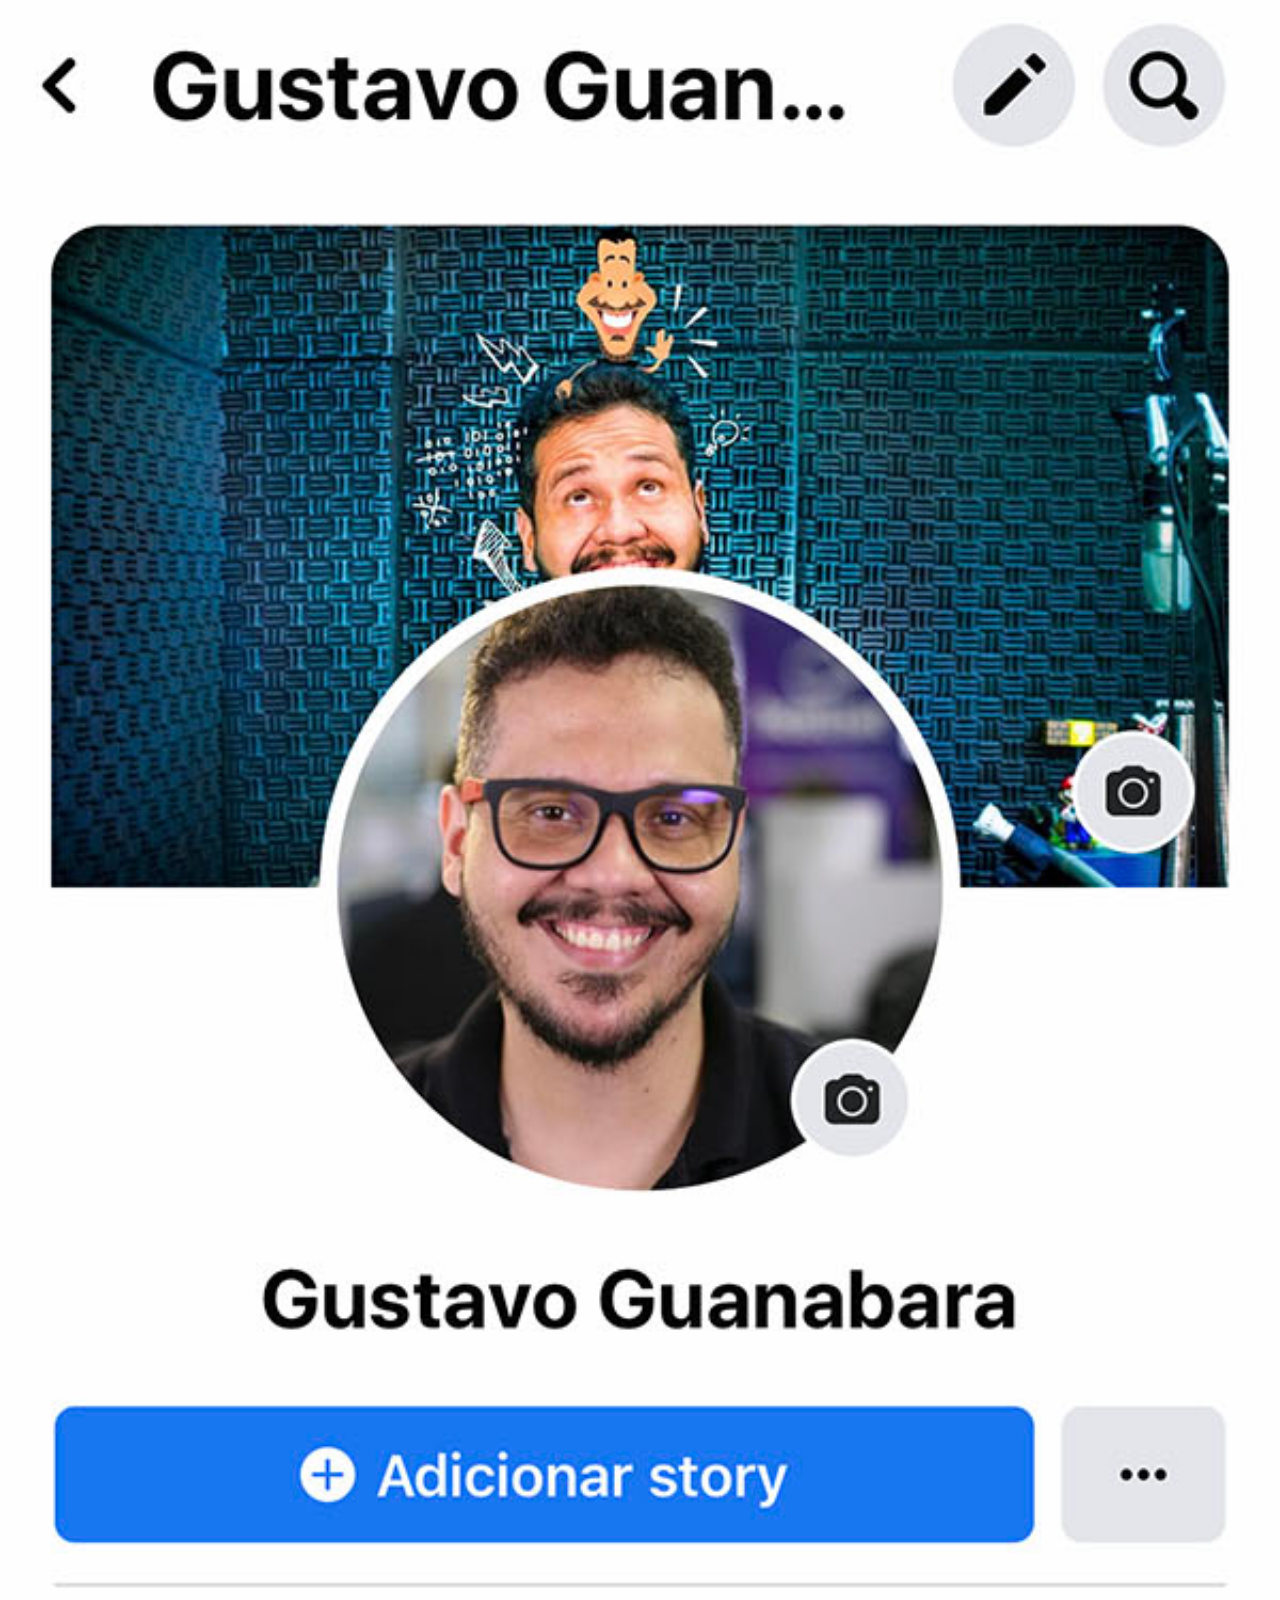
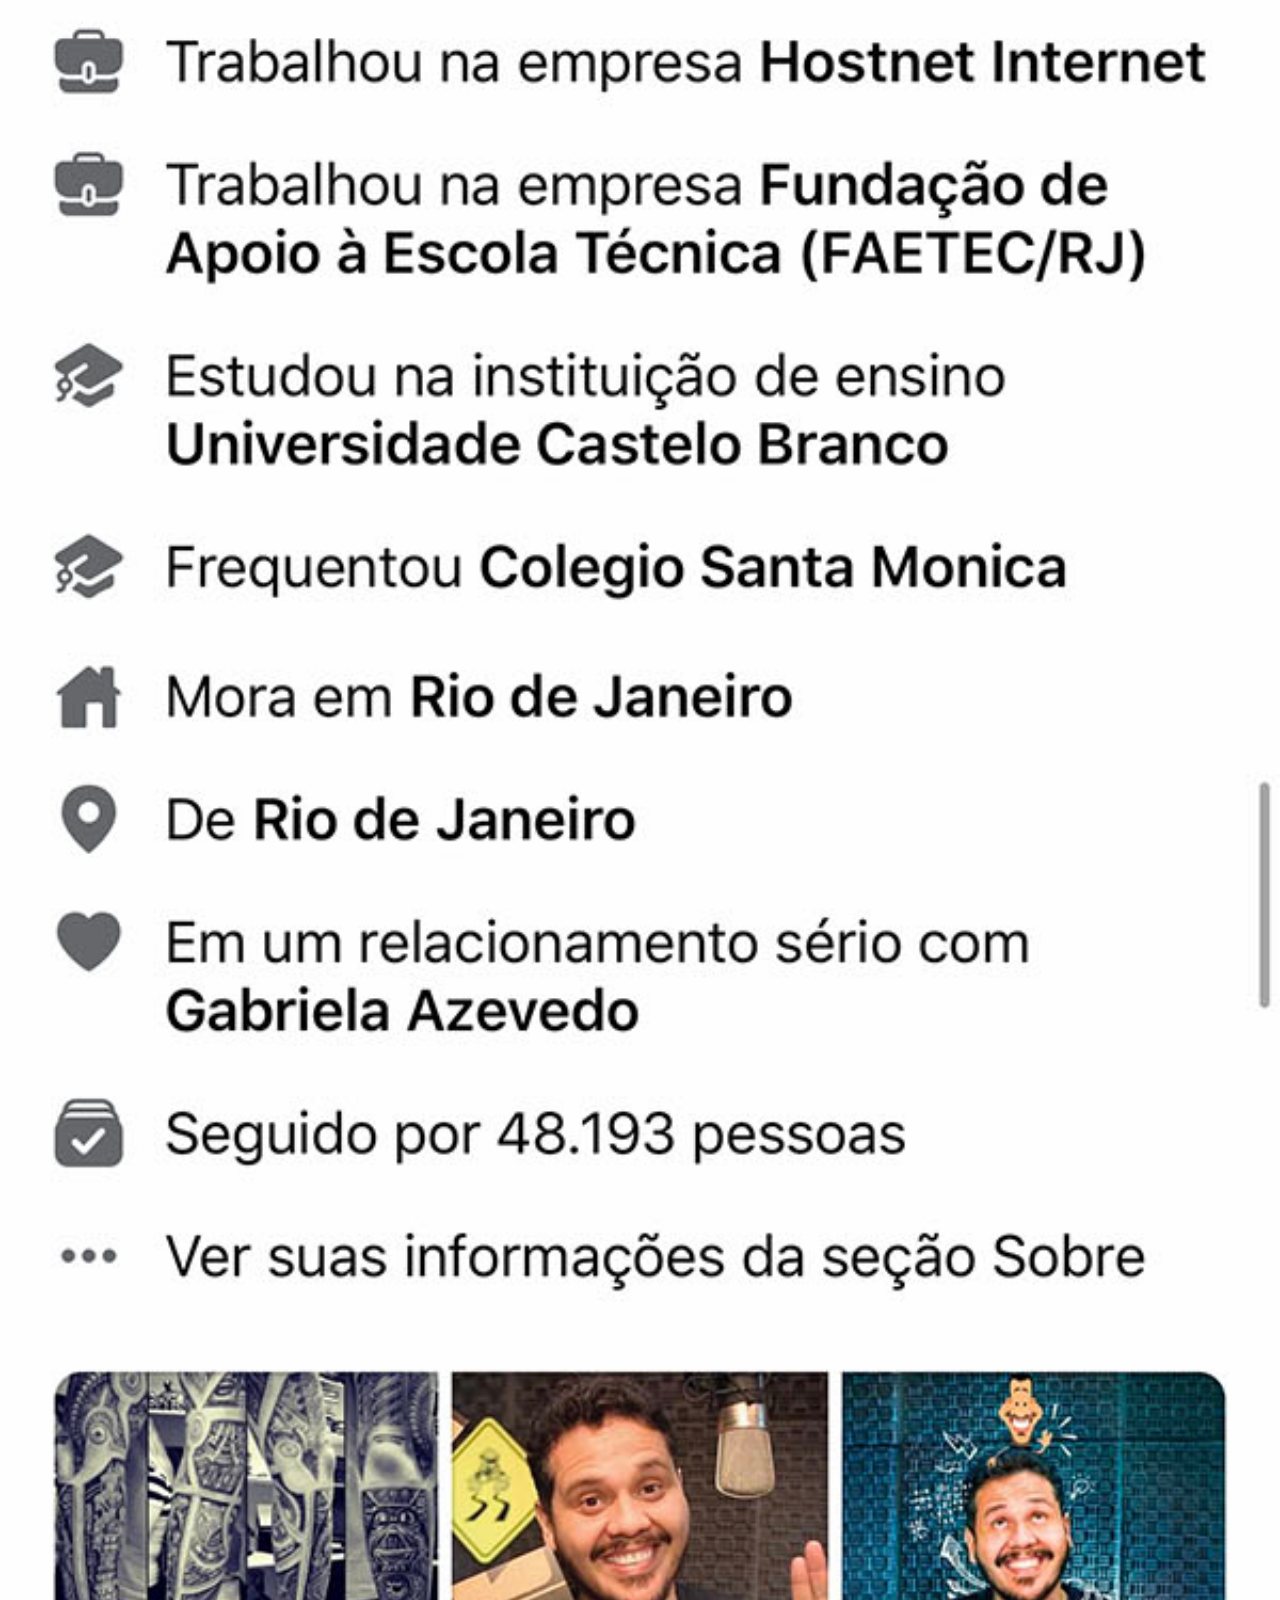
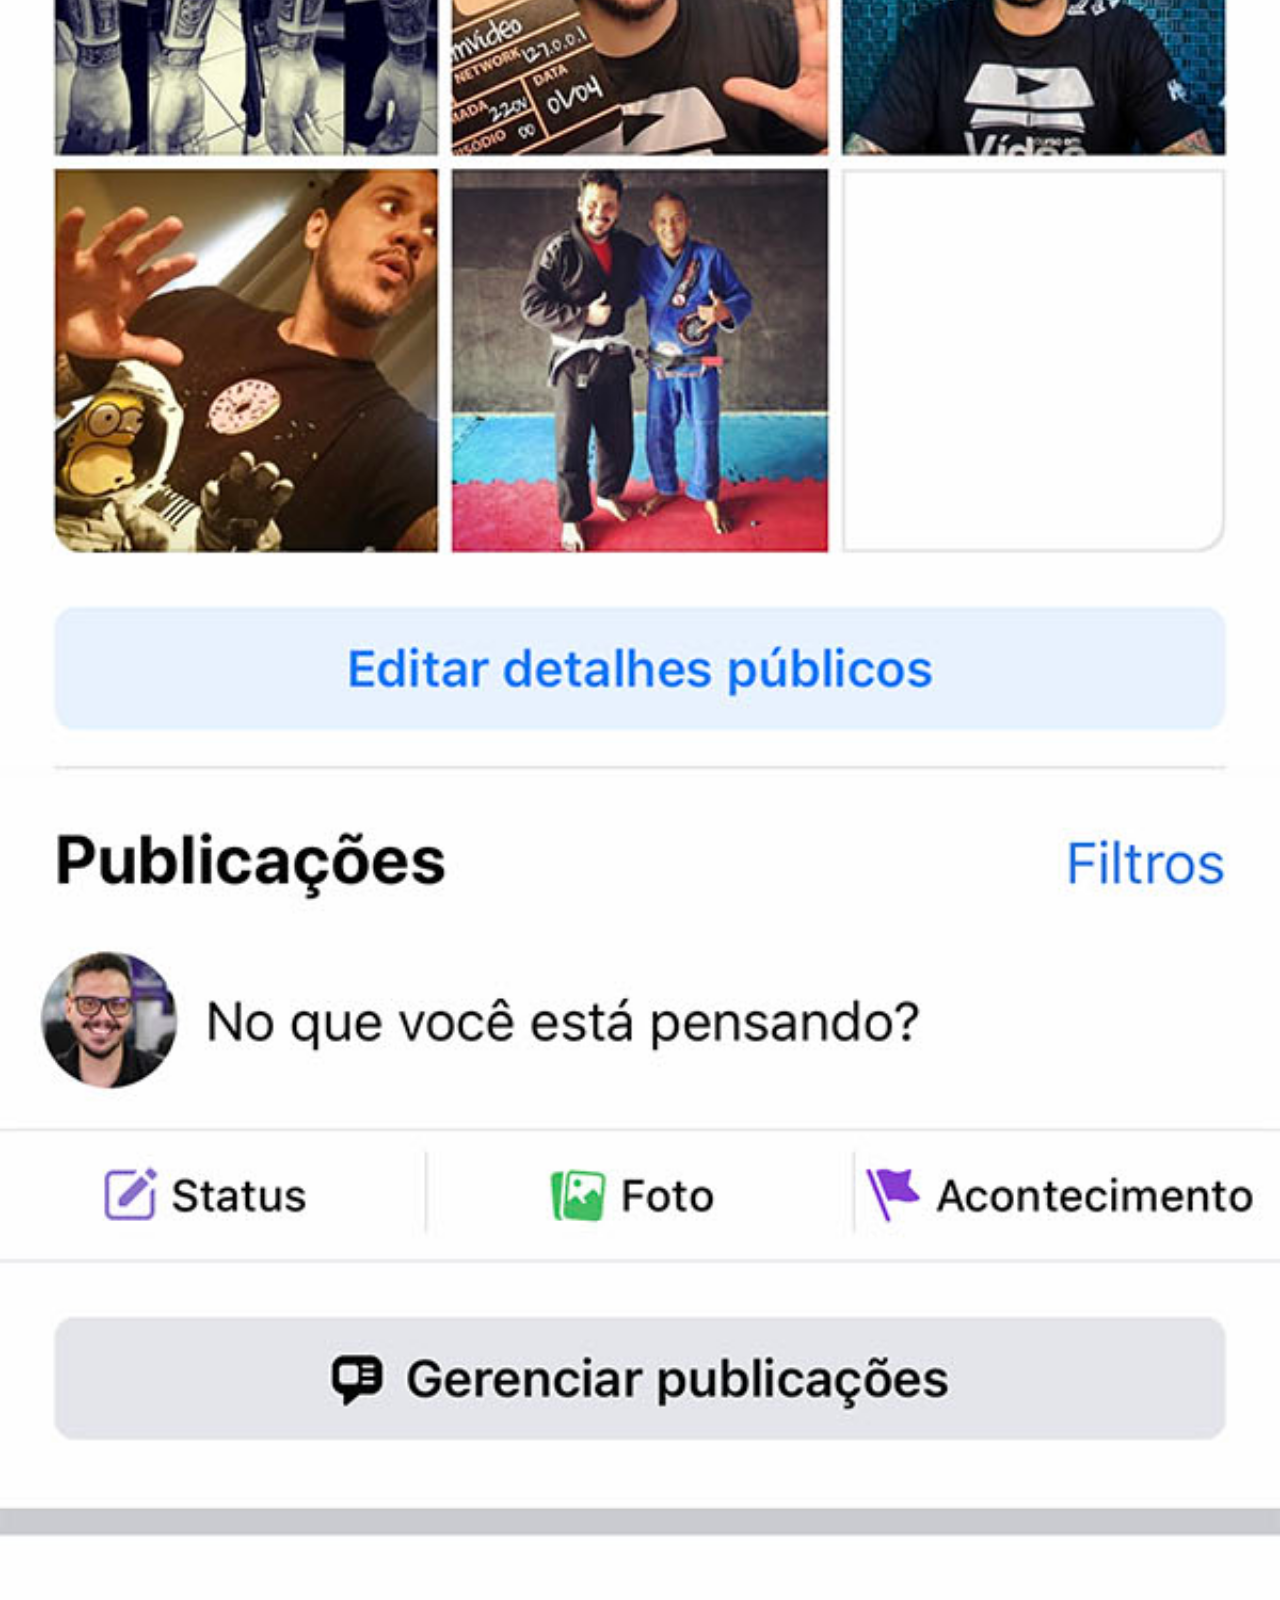
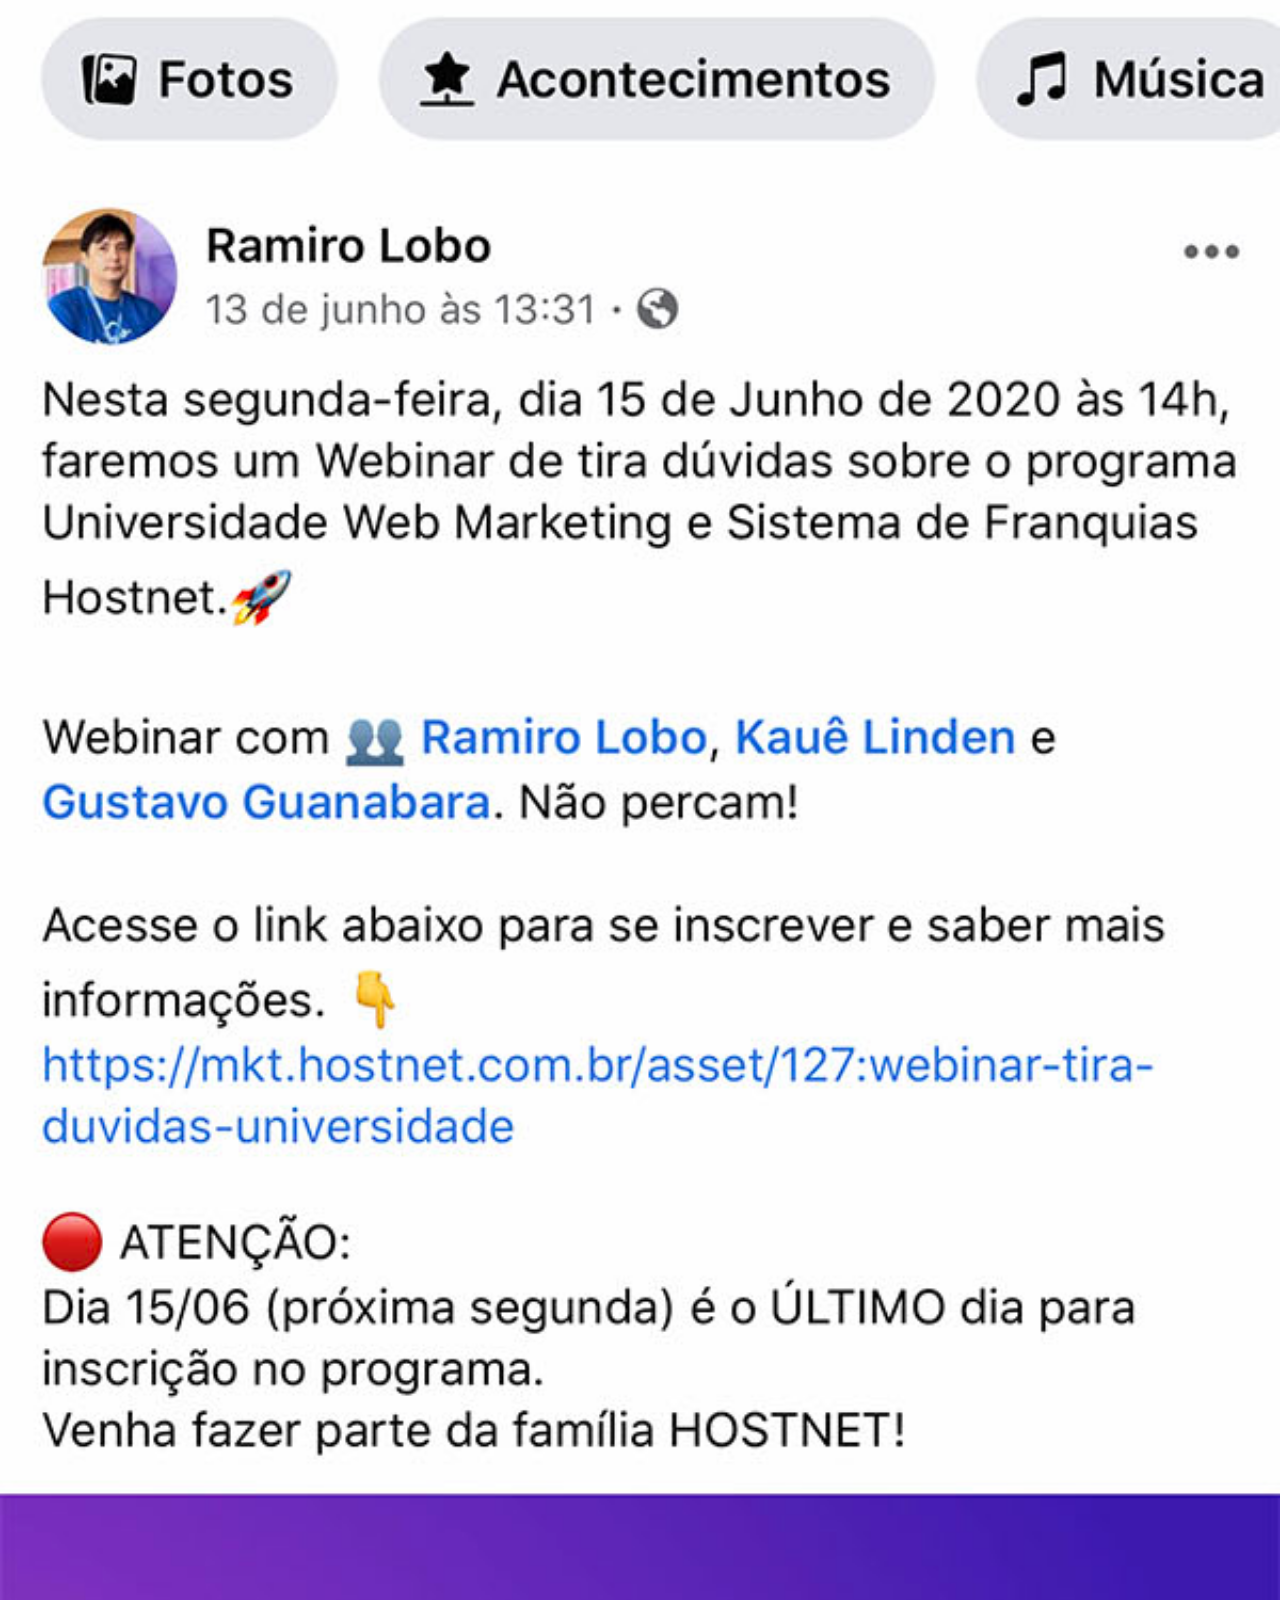
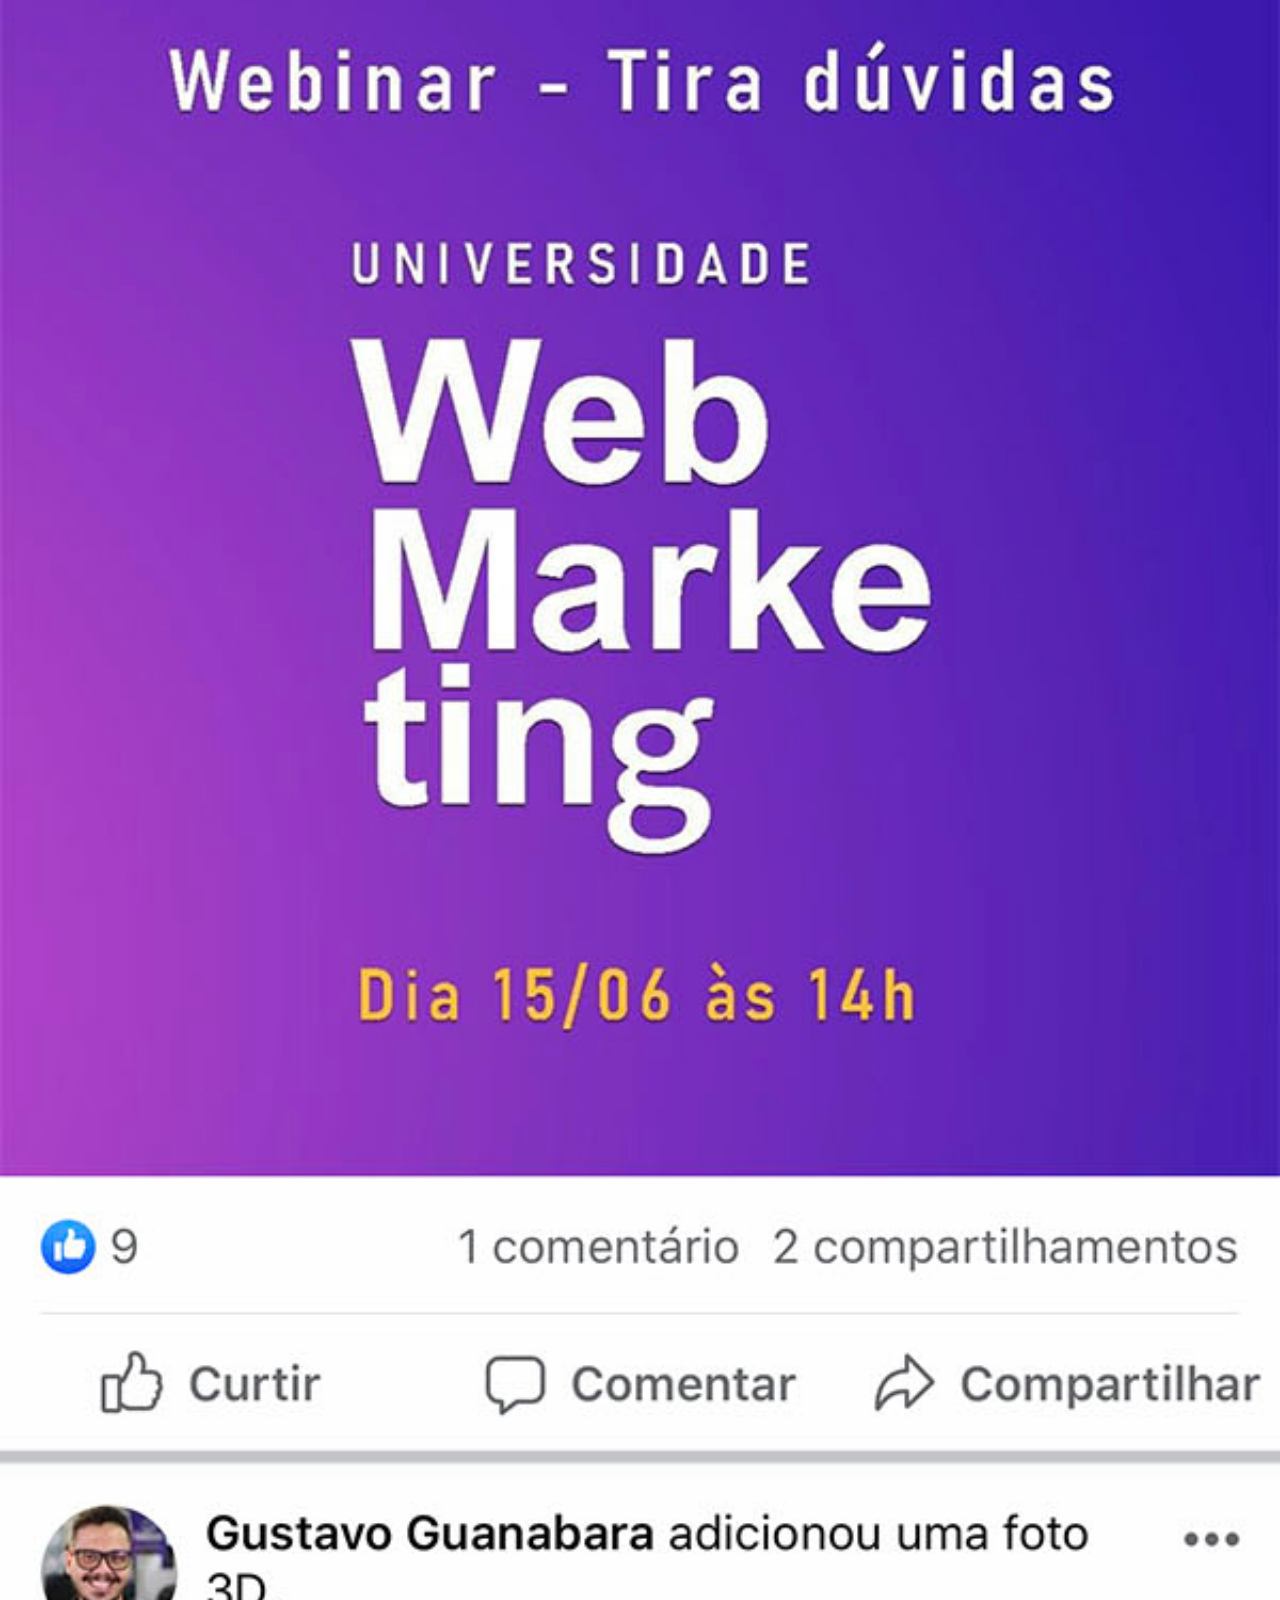
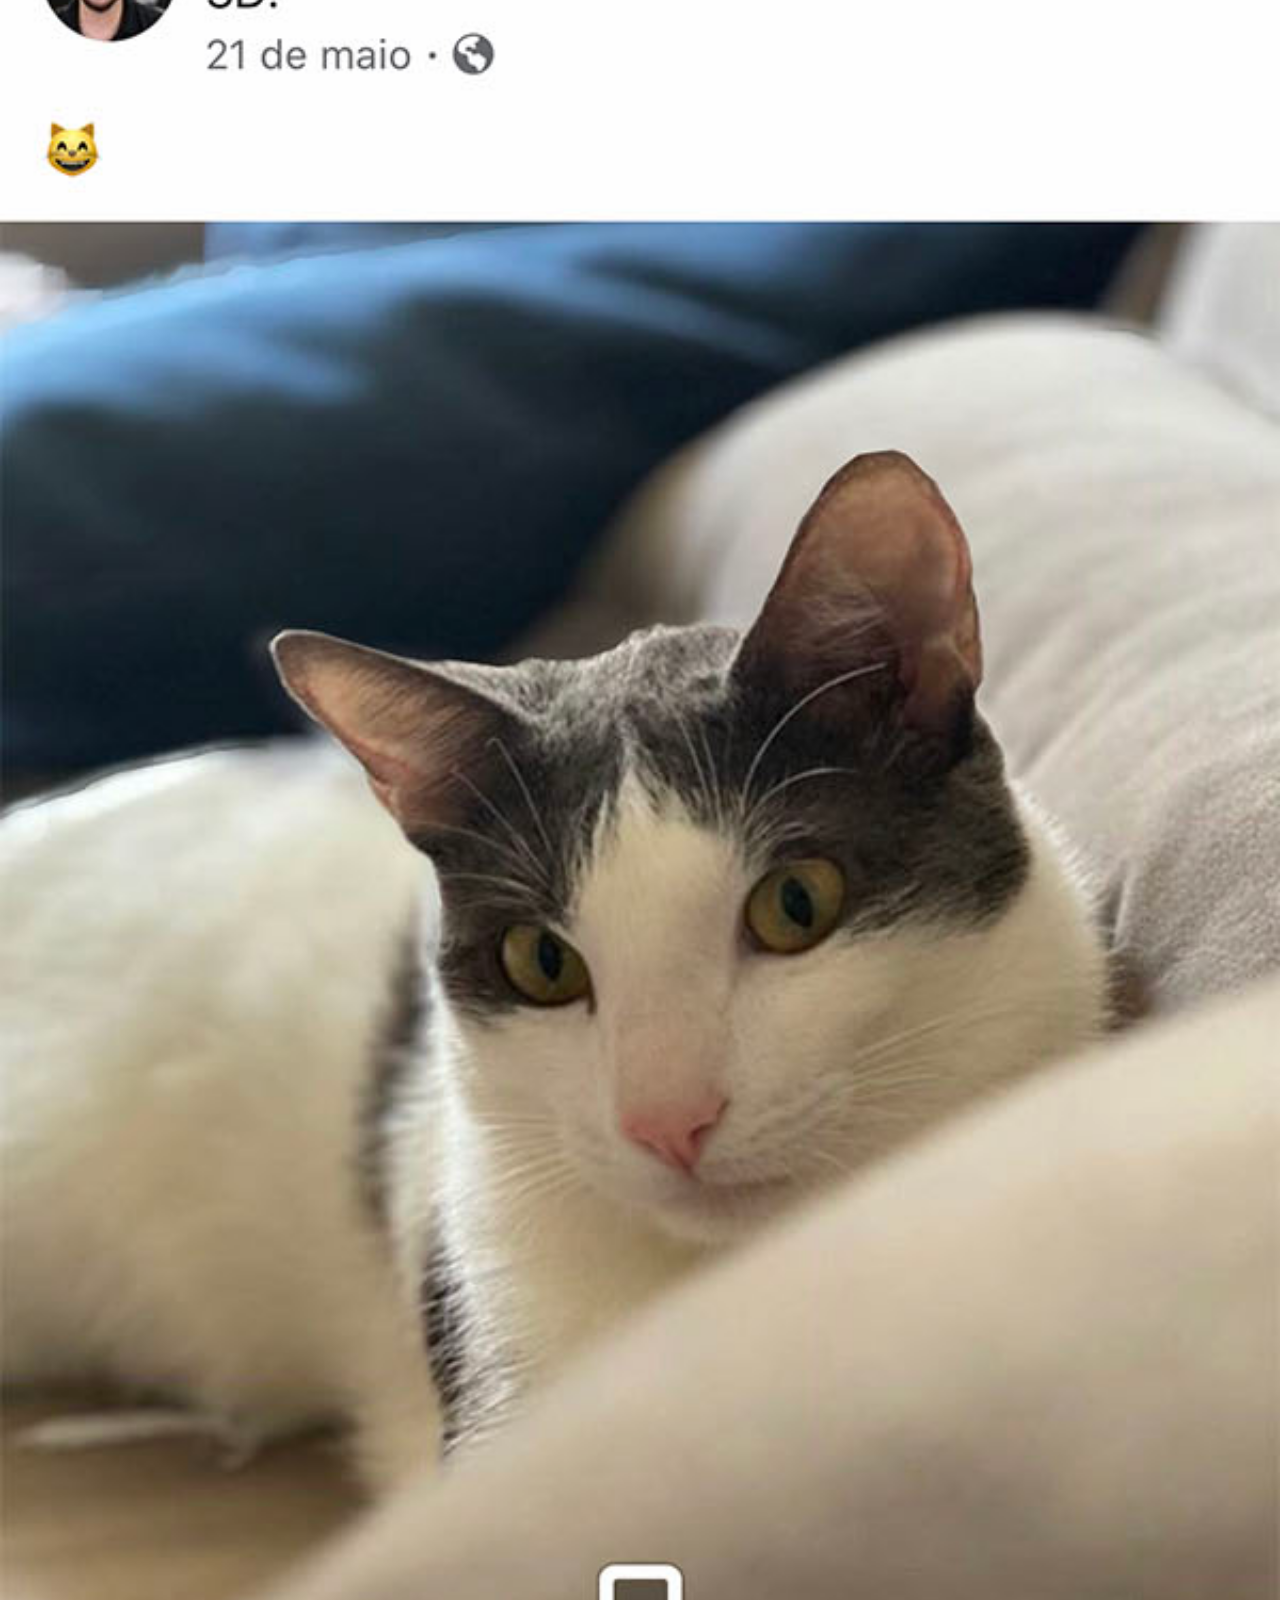
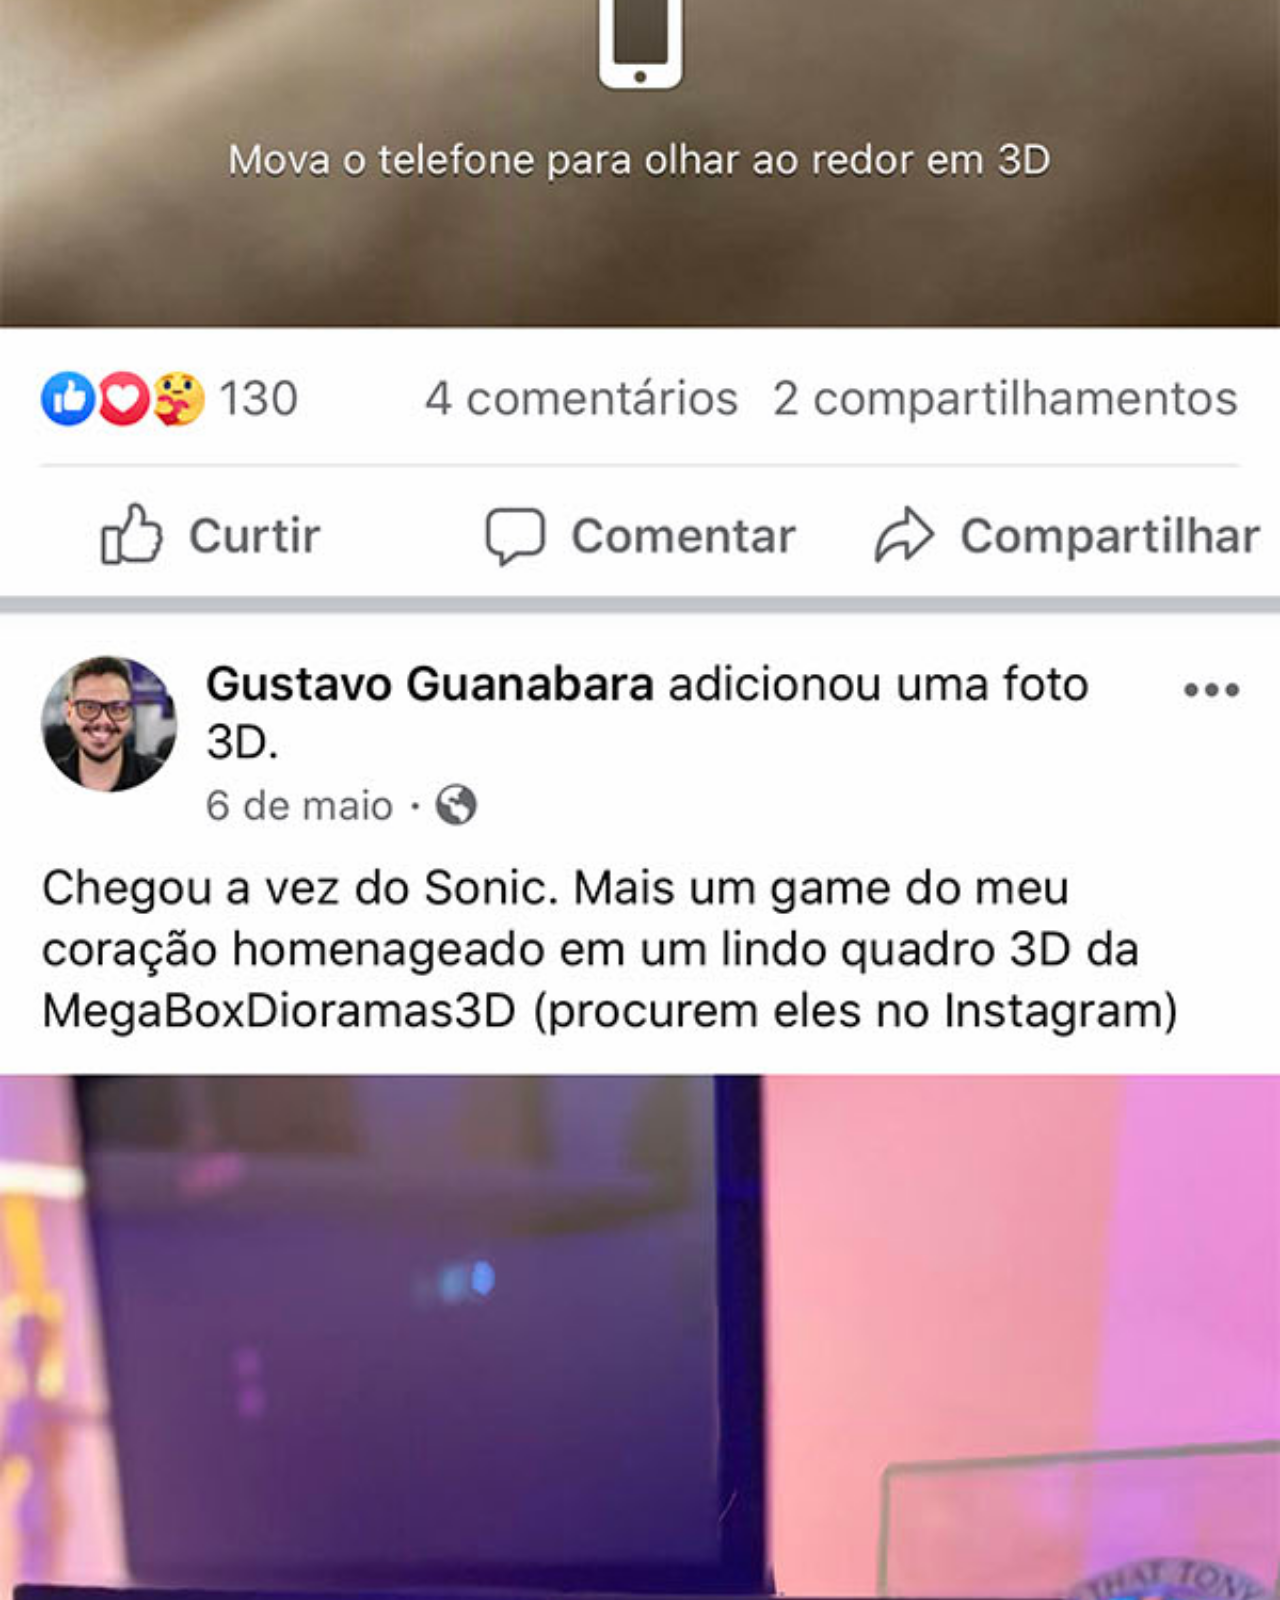
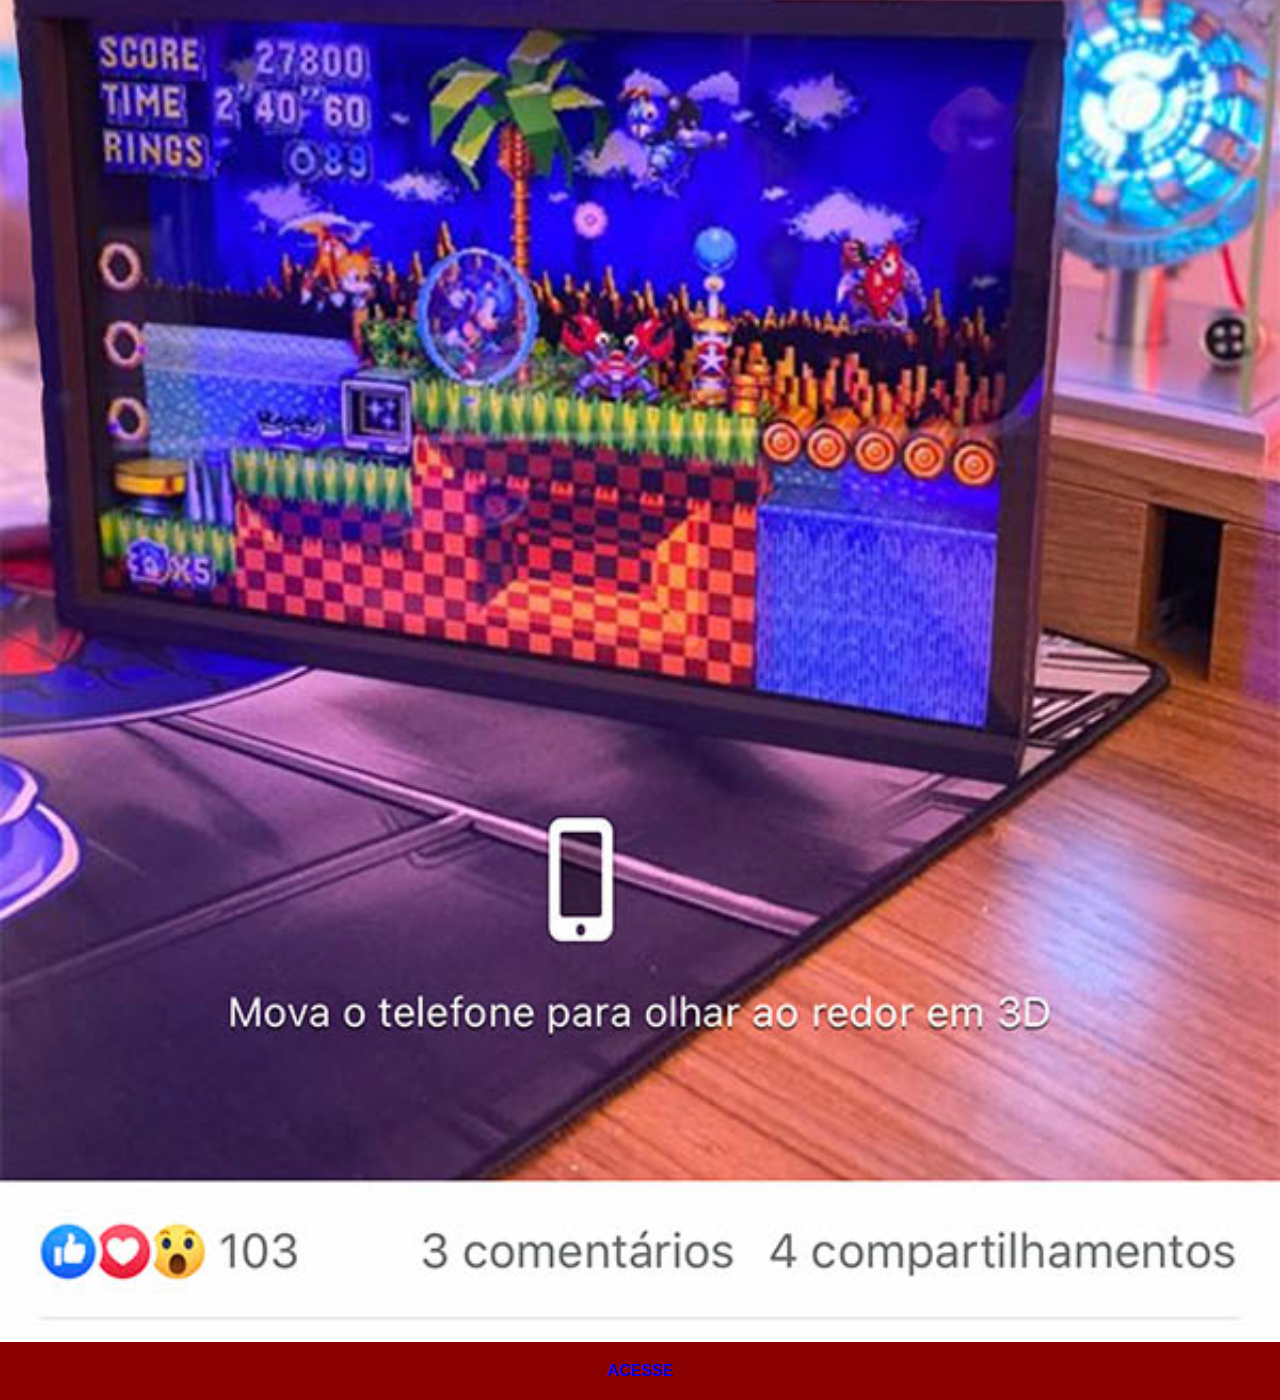
<file: facebook.html>
<!DOCTYPE html>
<html lang="pt-br">
<head>
    <meta charset="UTF-8">
    <meta name="viewport" content="width=device-width, initial-scale=1.0">
    <title>imagem facebook</title>
    <link rel="stylesheet" href="estilos/social.css">
</head>
<body>
    <img src="imagens/tela-facebook.jpg" alt="facebook">
    <a href="https://www.facebook.com/CursosEmVideo/videos/" target="_blank">ACESSE</a>
    
</body>
</html>
</file>
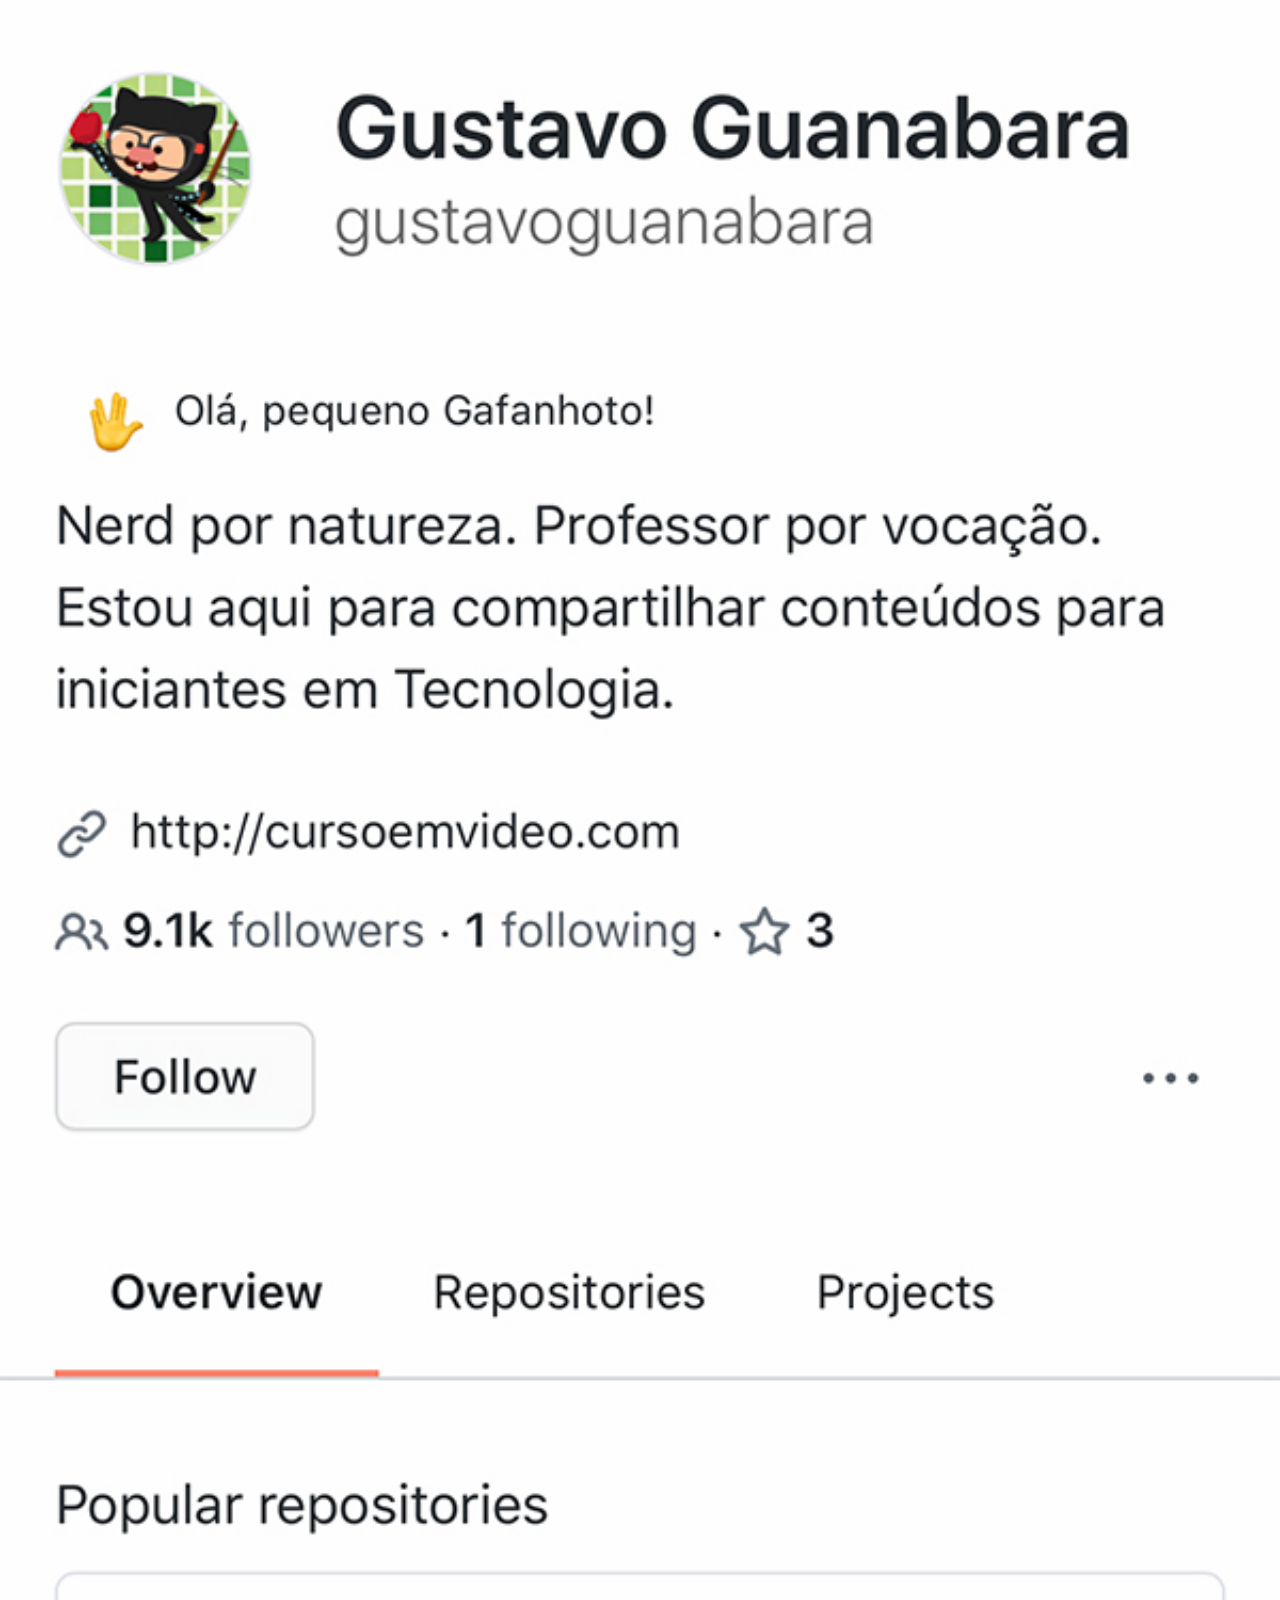
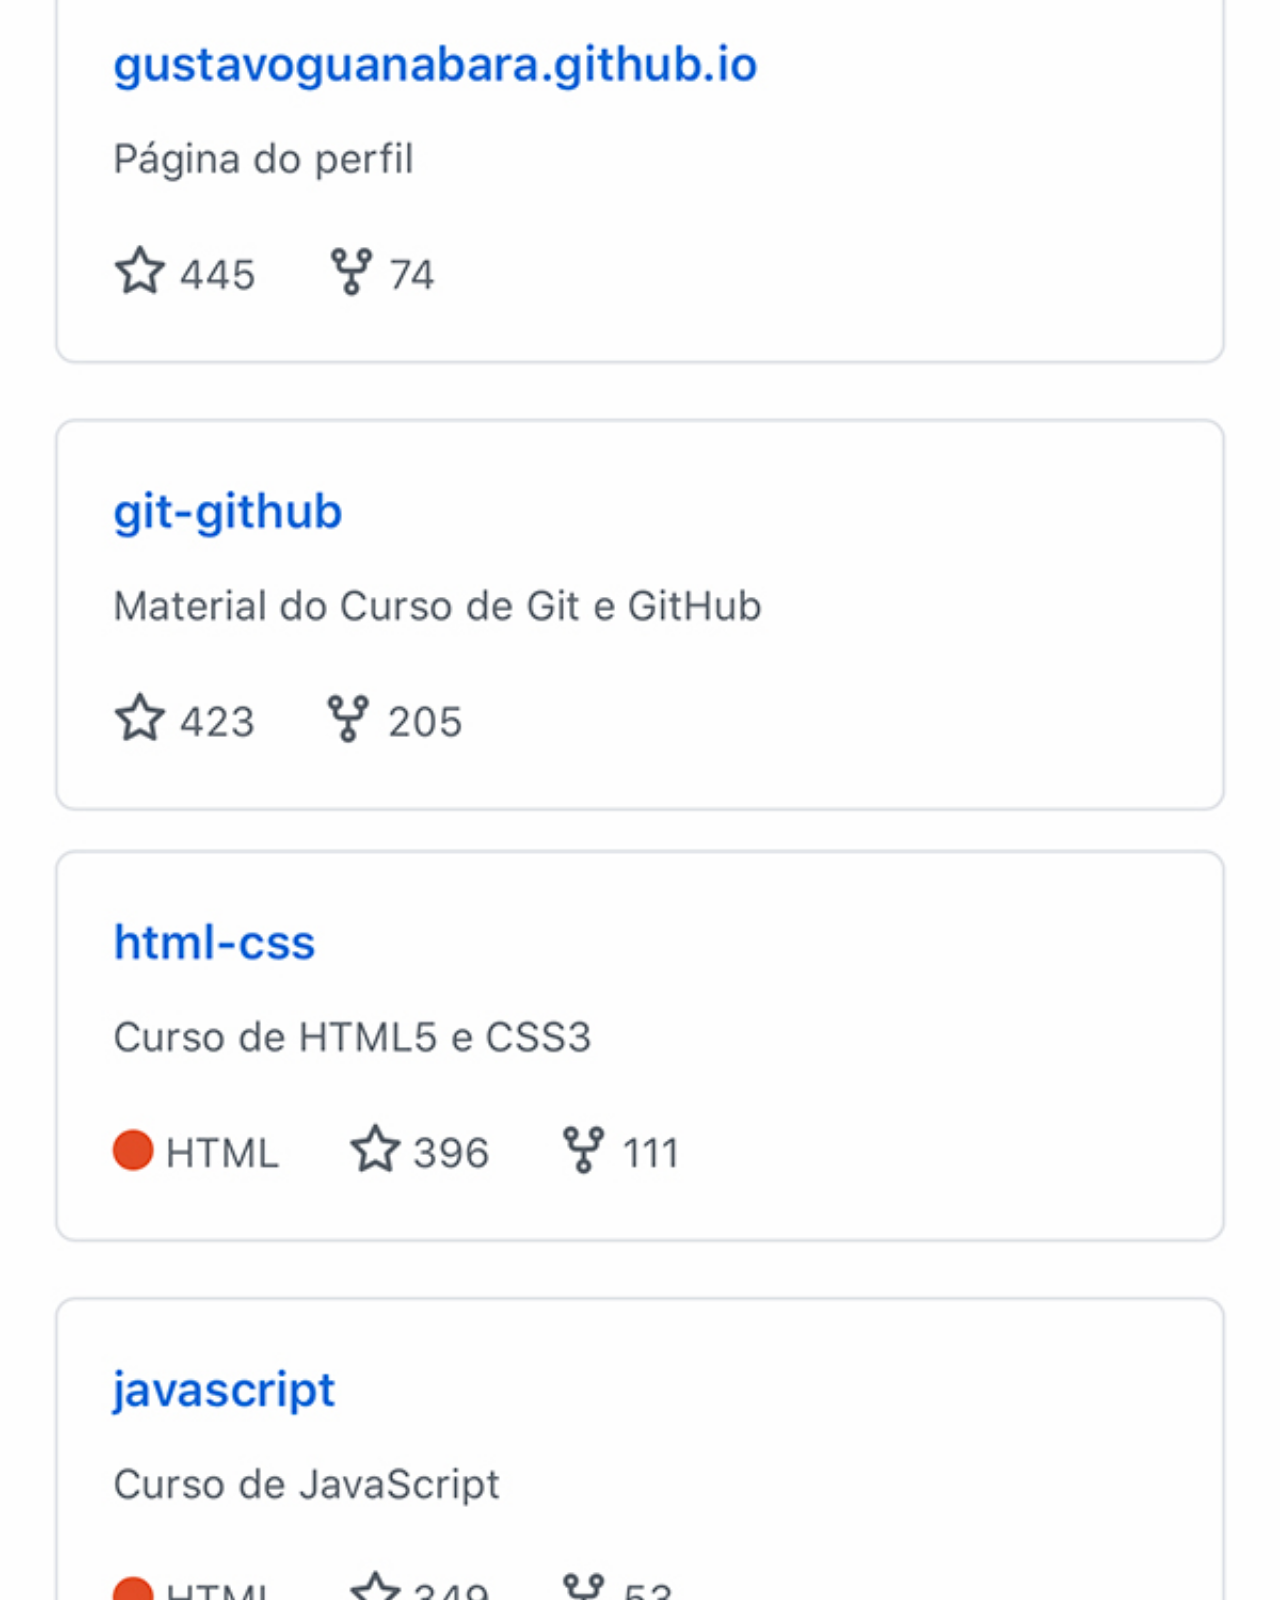
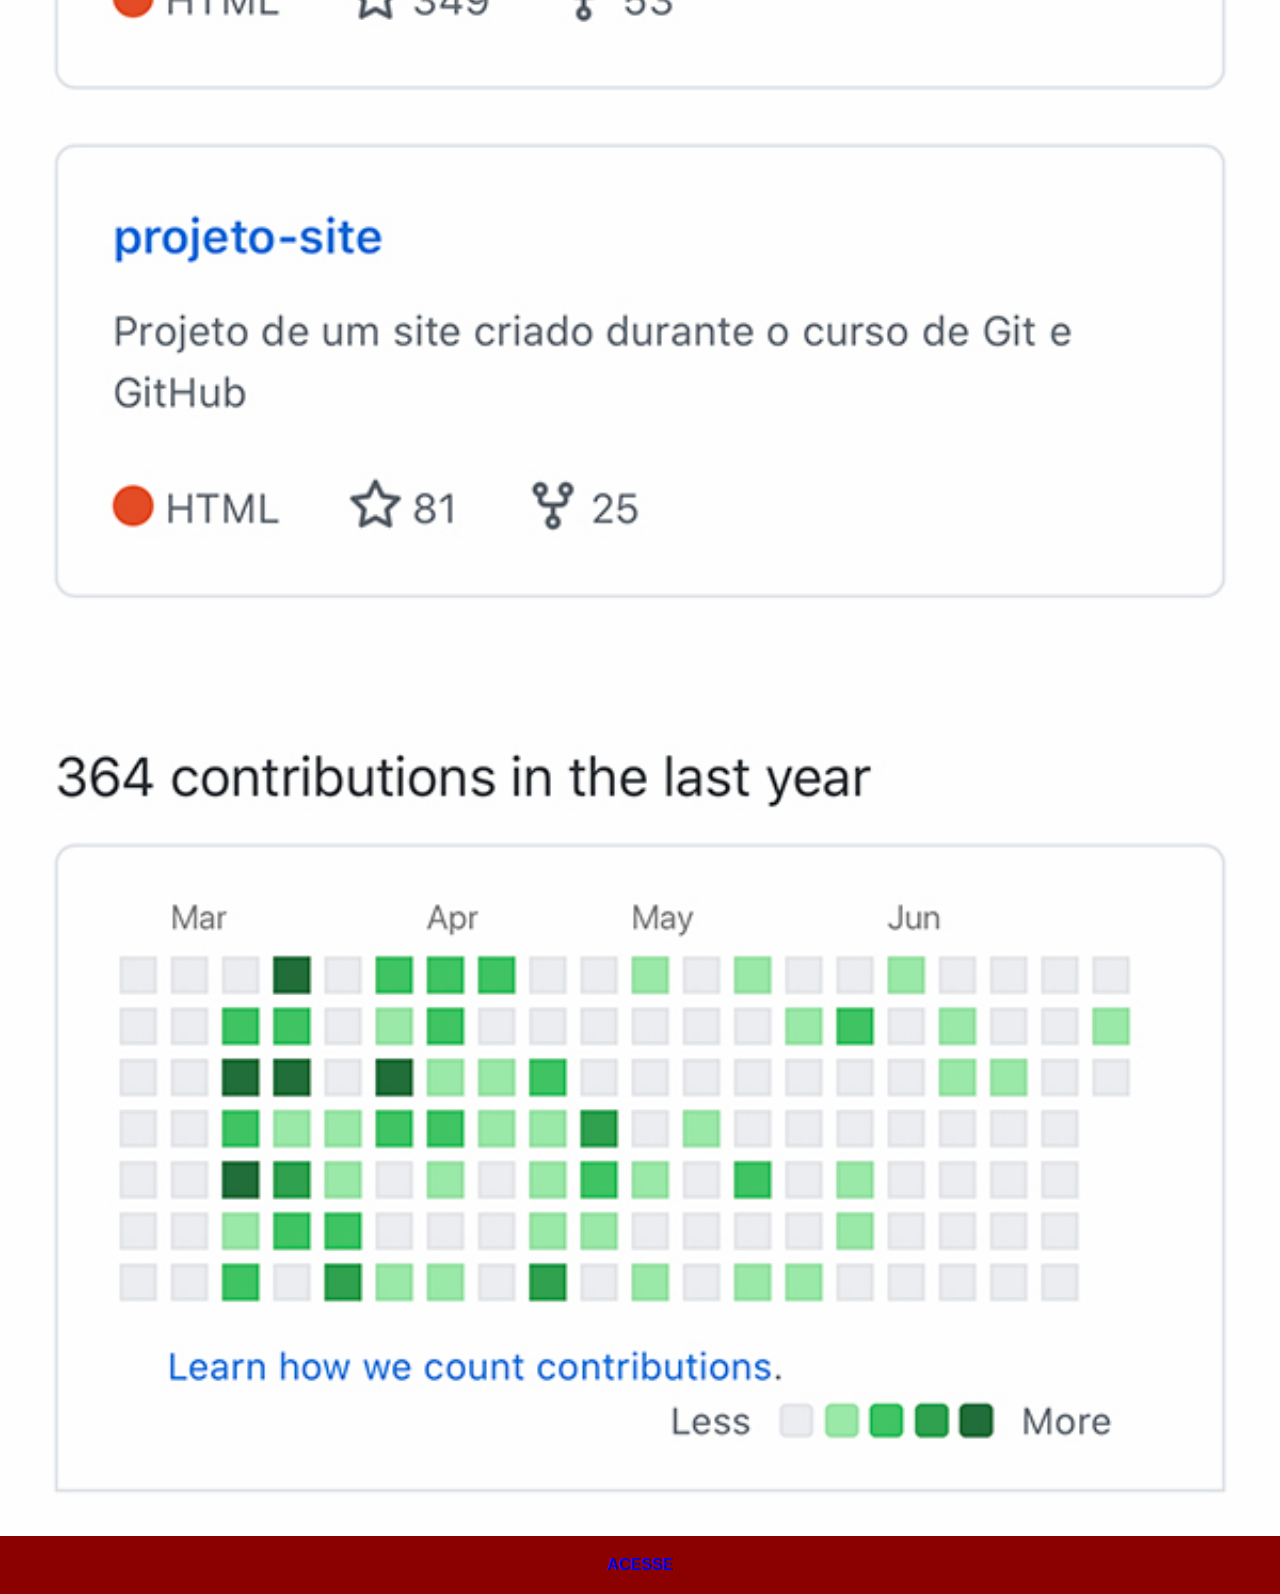
<file: github.html>
<!DOCTYPE html>
<html lang="pt-br">
<head>
    <meta charset="UTF-8">
    <meta name="viewport" content="width=device-width, initial-scale=1.0">
    <title>imagem github</title>
    <link rel="stylesheet" href="estilos/social.css">
</head>
<body>
    <img src="imagens/tela-github.jpg" alt="Githhub">
    <a href="https://github.com/lucasinf157" target="_blank">ACESSE</a>
</body>
</html>
</file>
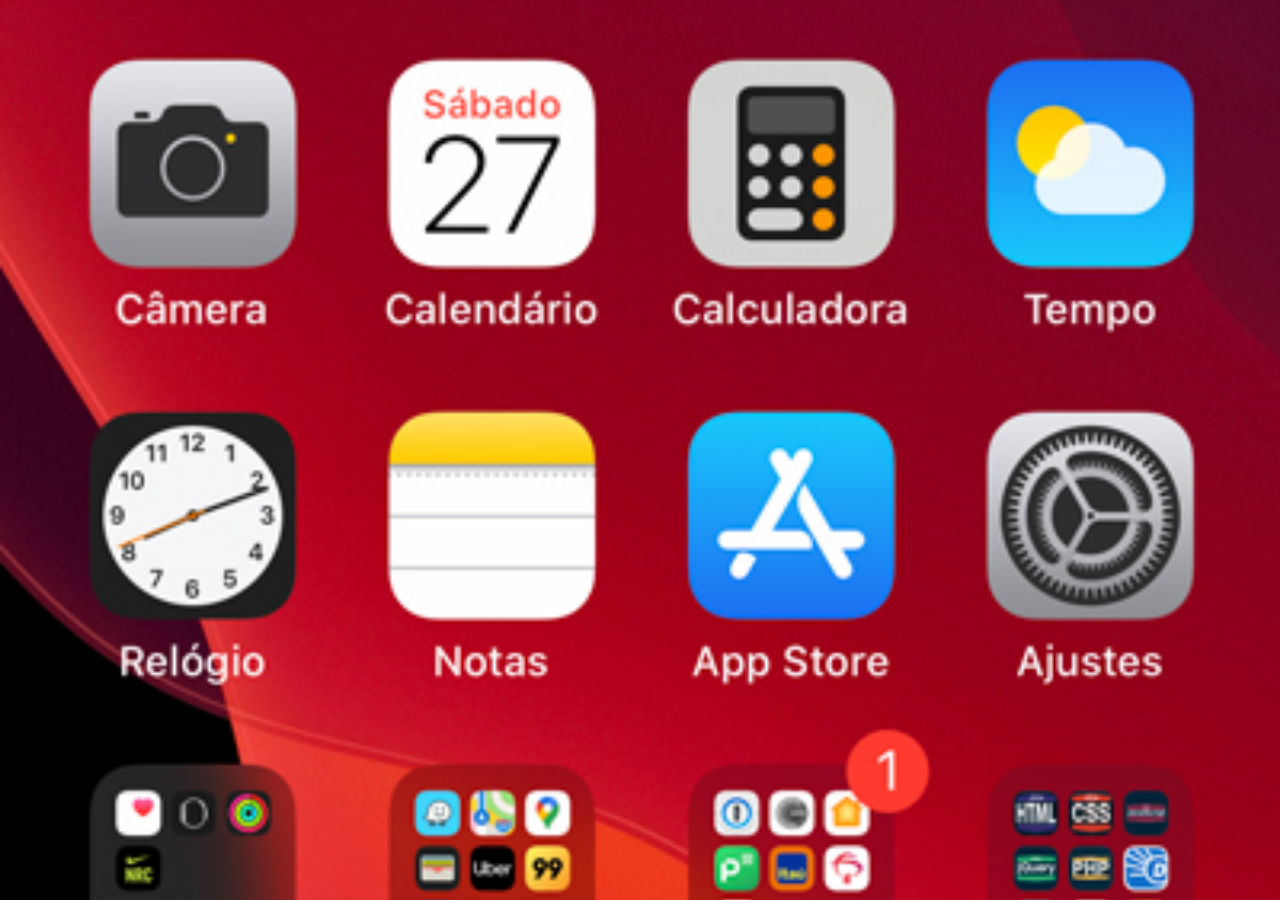
<file: home.html>
<!DOCTYPE html>
<html lang="en">
<head>
    <meta charset="UTF-8">
    <meta name="viewport" content="width=device-width, initial-scale=1.0">
    <title>home</title>
</head>
<body>
    <style>
        *
        {
            margin: 0px;
            padding: 0px;
        }
        body
        {
            width: 100vw;
            height: 100vh;
            background: black url(imagens/tela-home.jpg) no-repeat top center;
            background-size: cover;
        }
    </style>
</body>
</html>
</file>
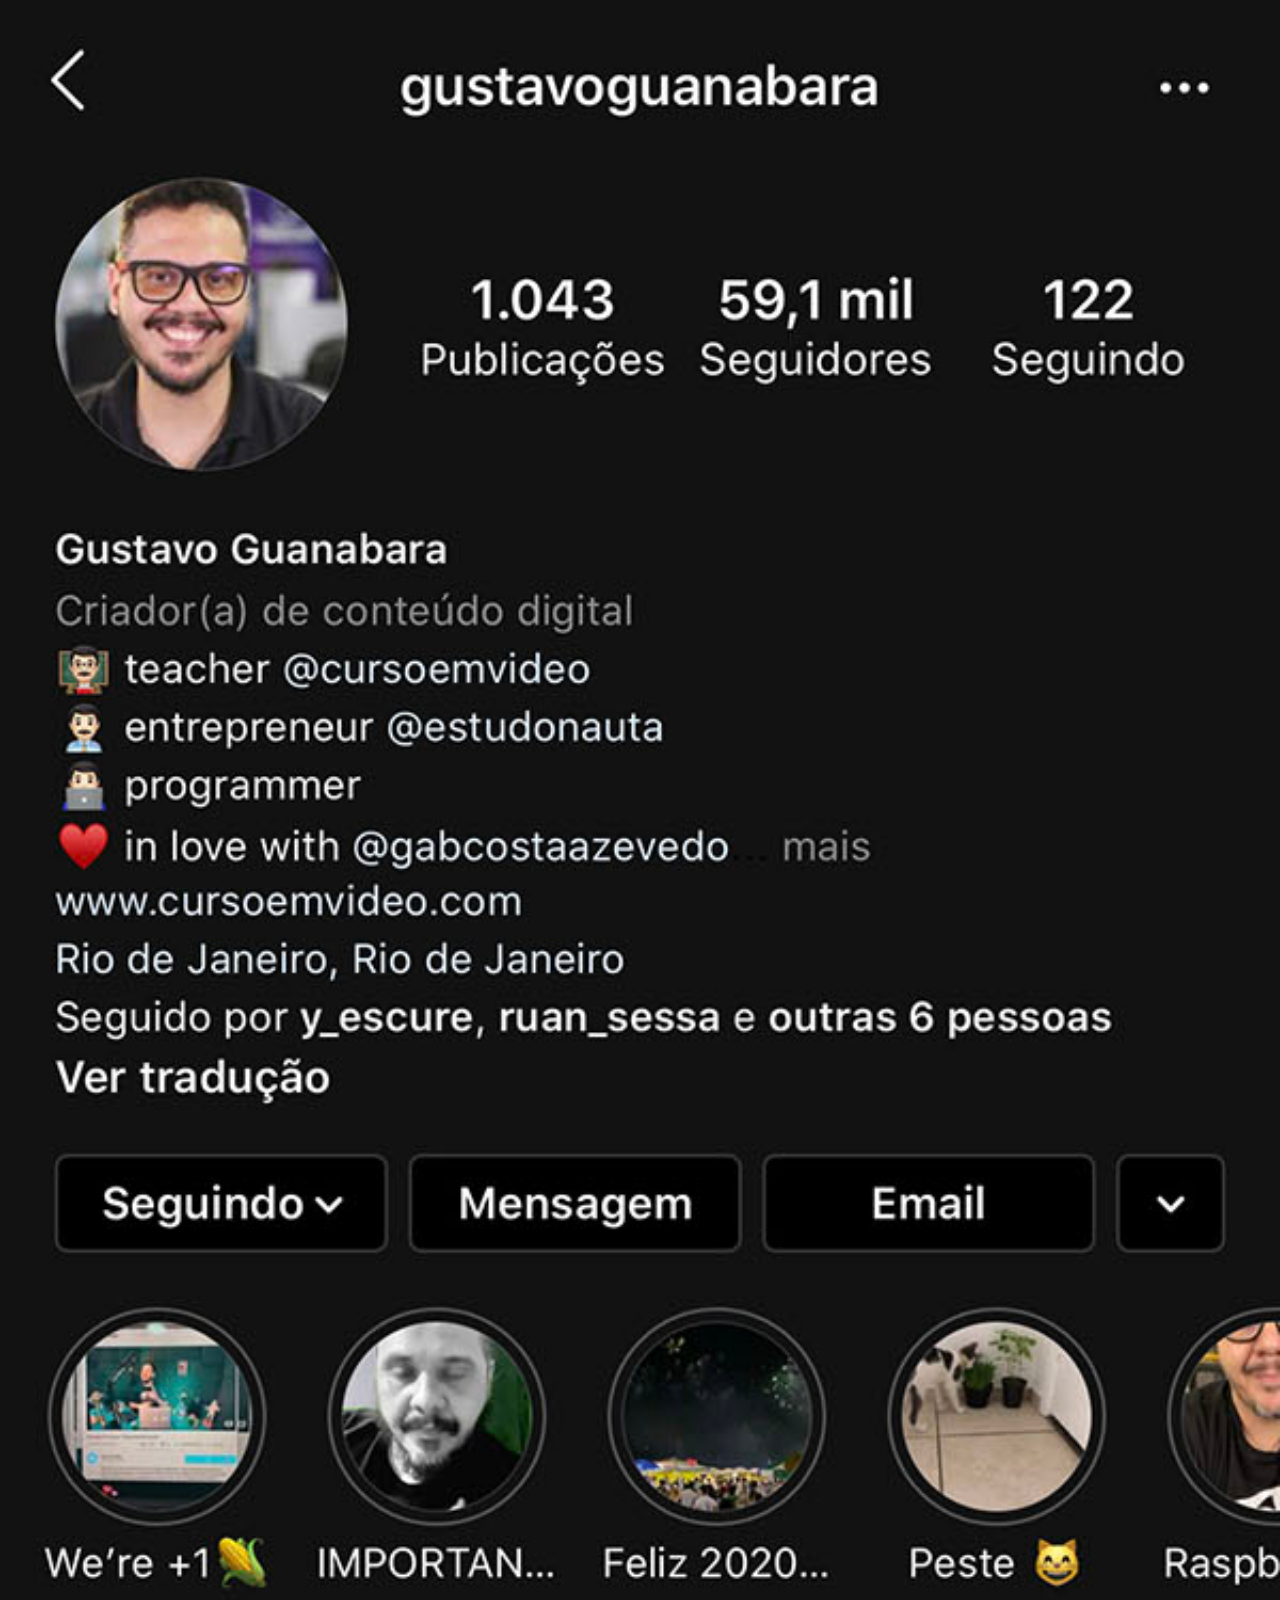
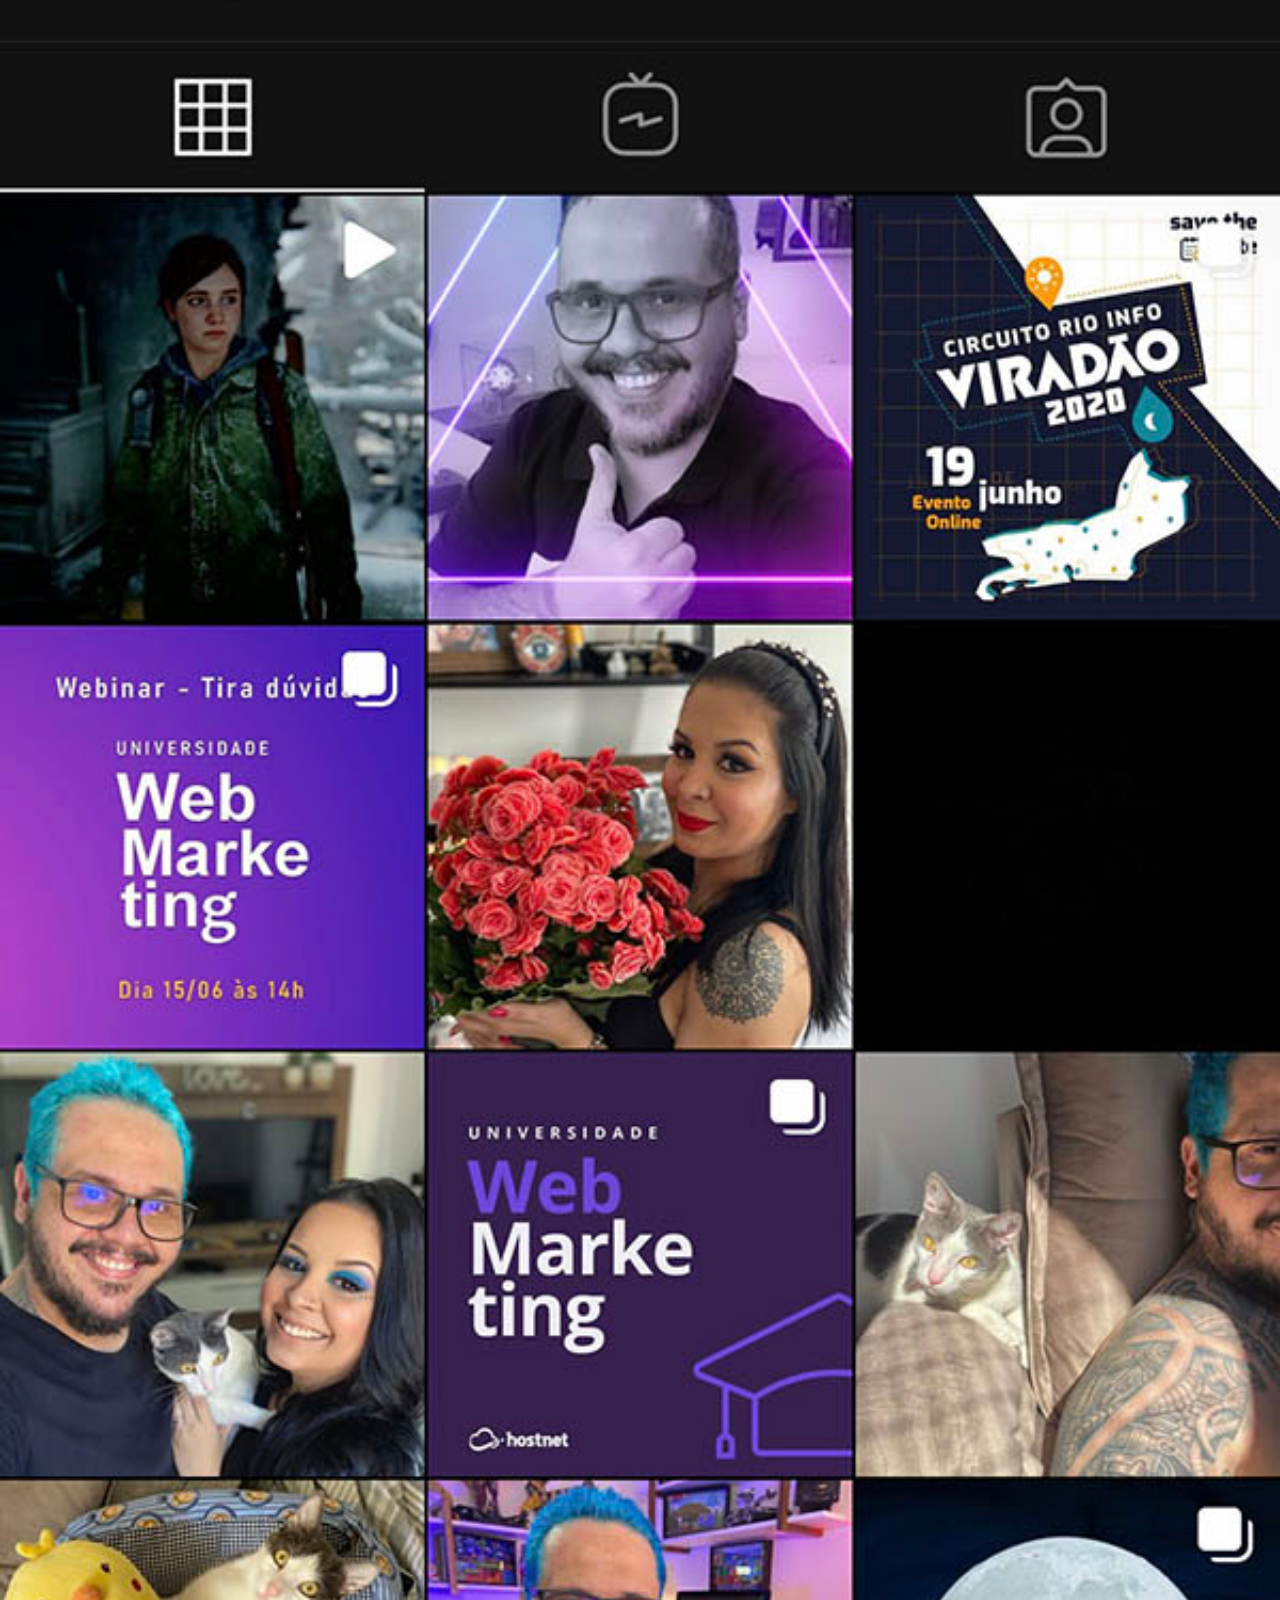
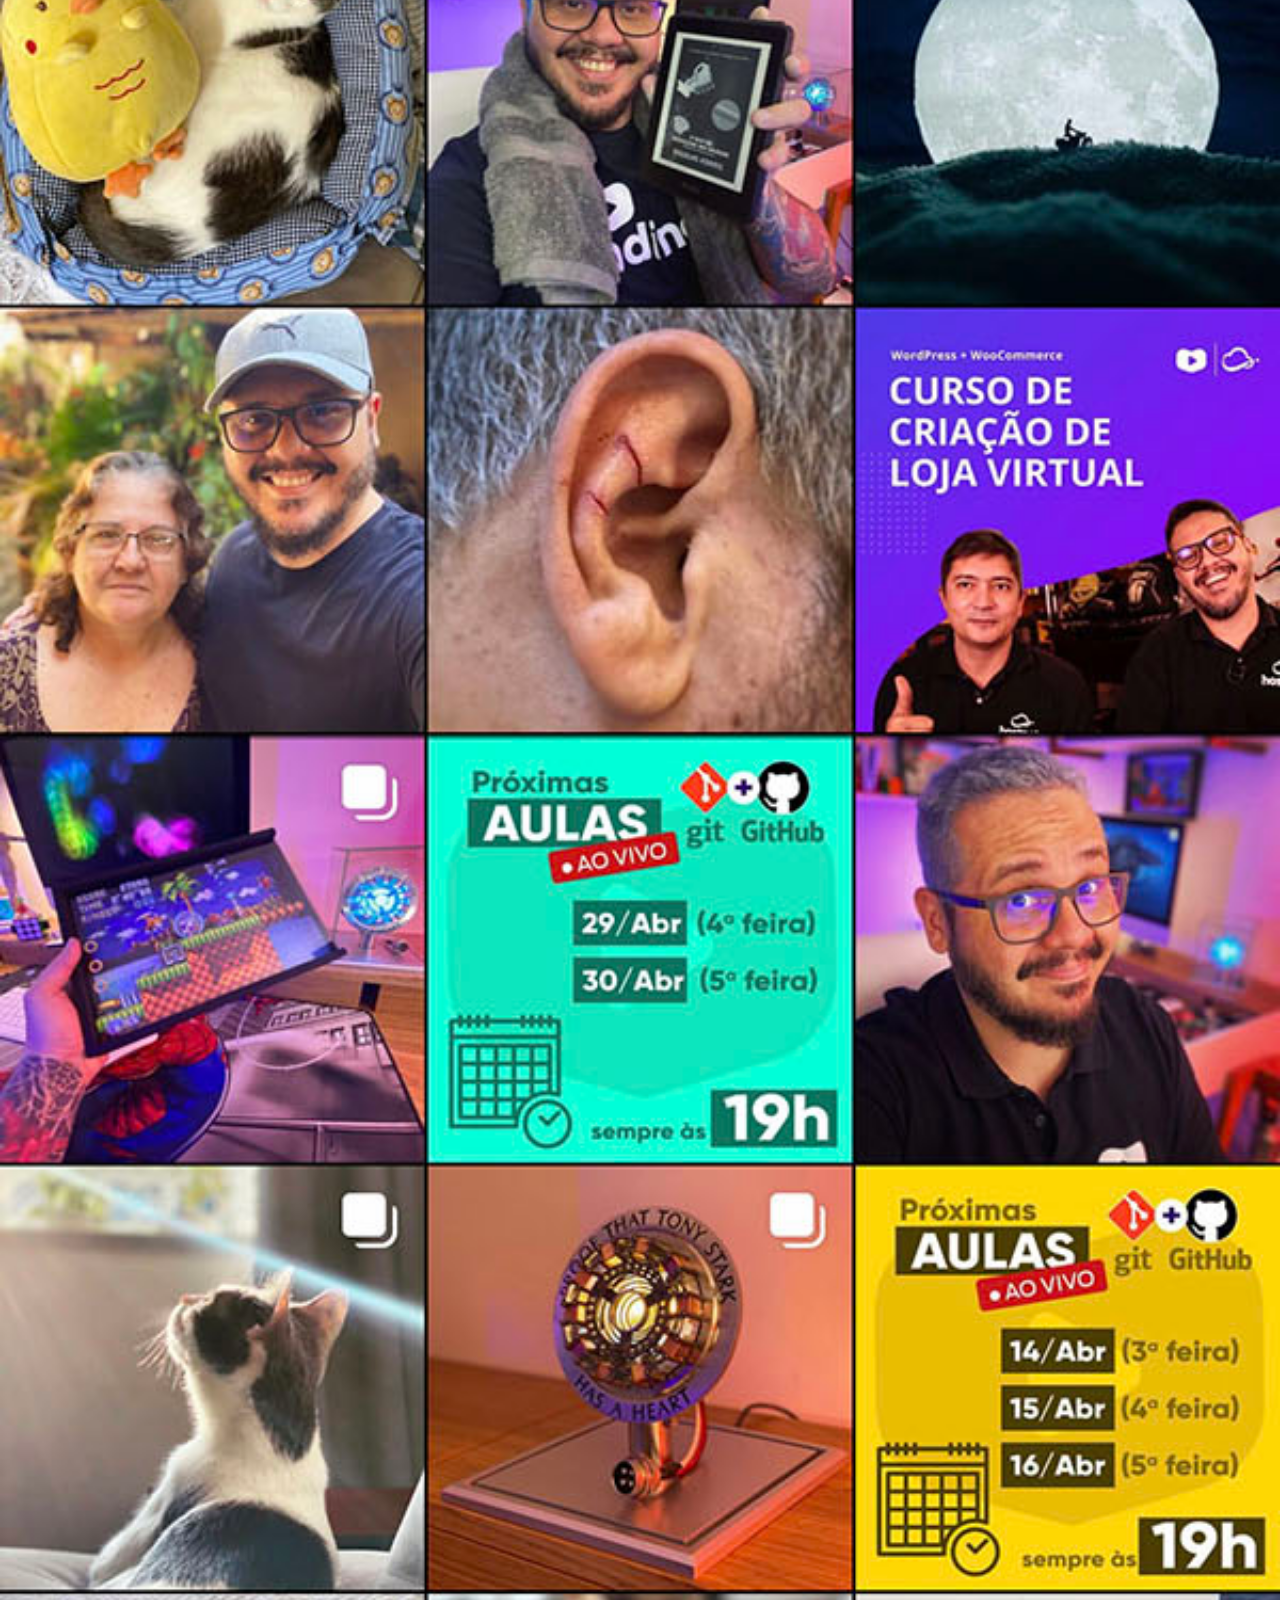
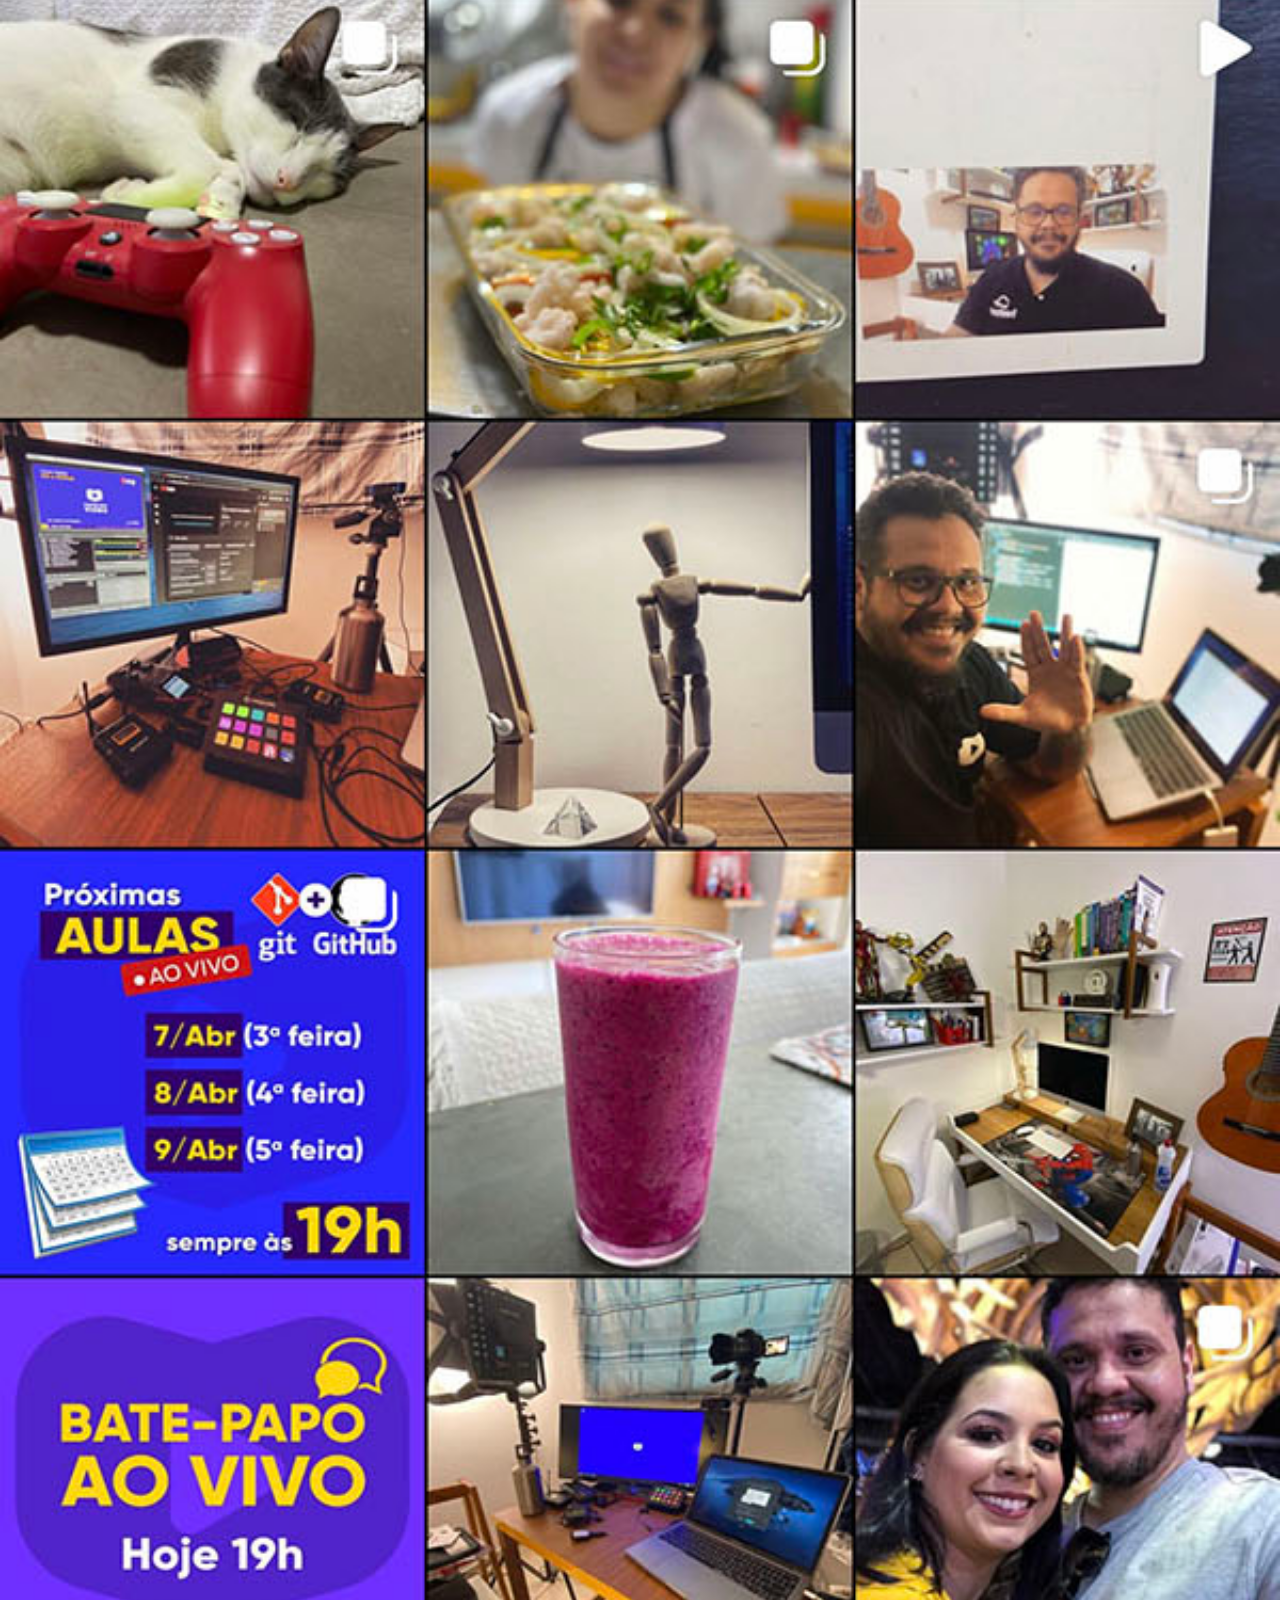
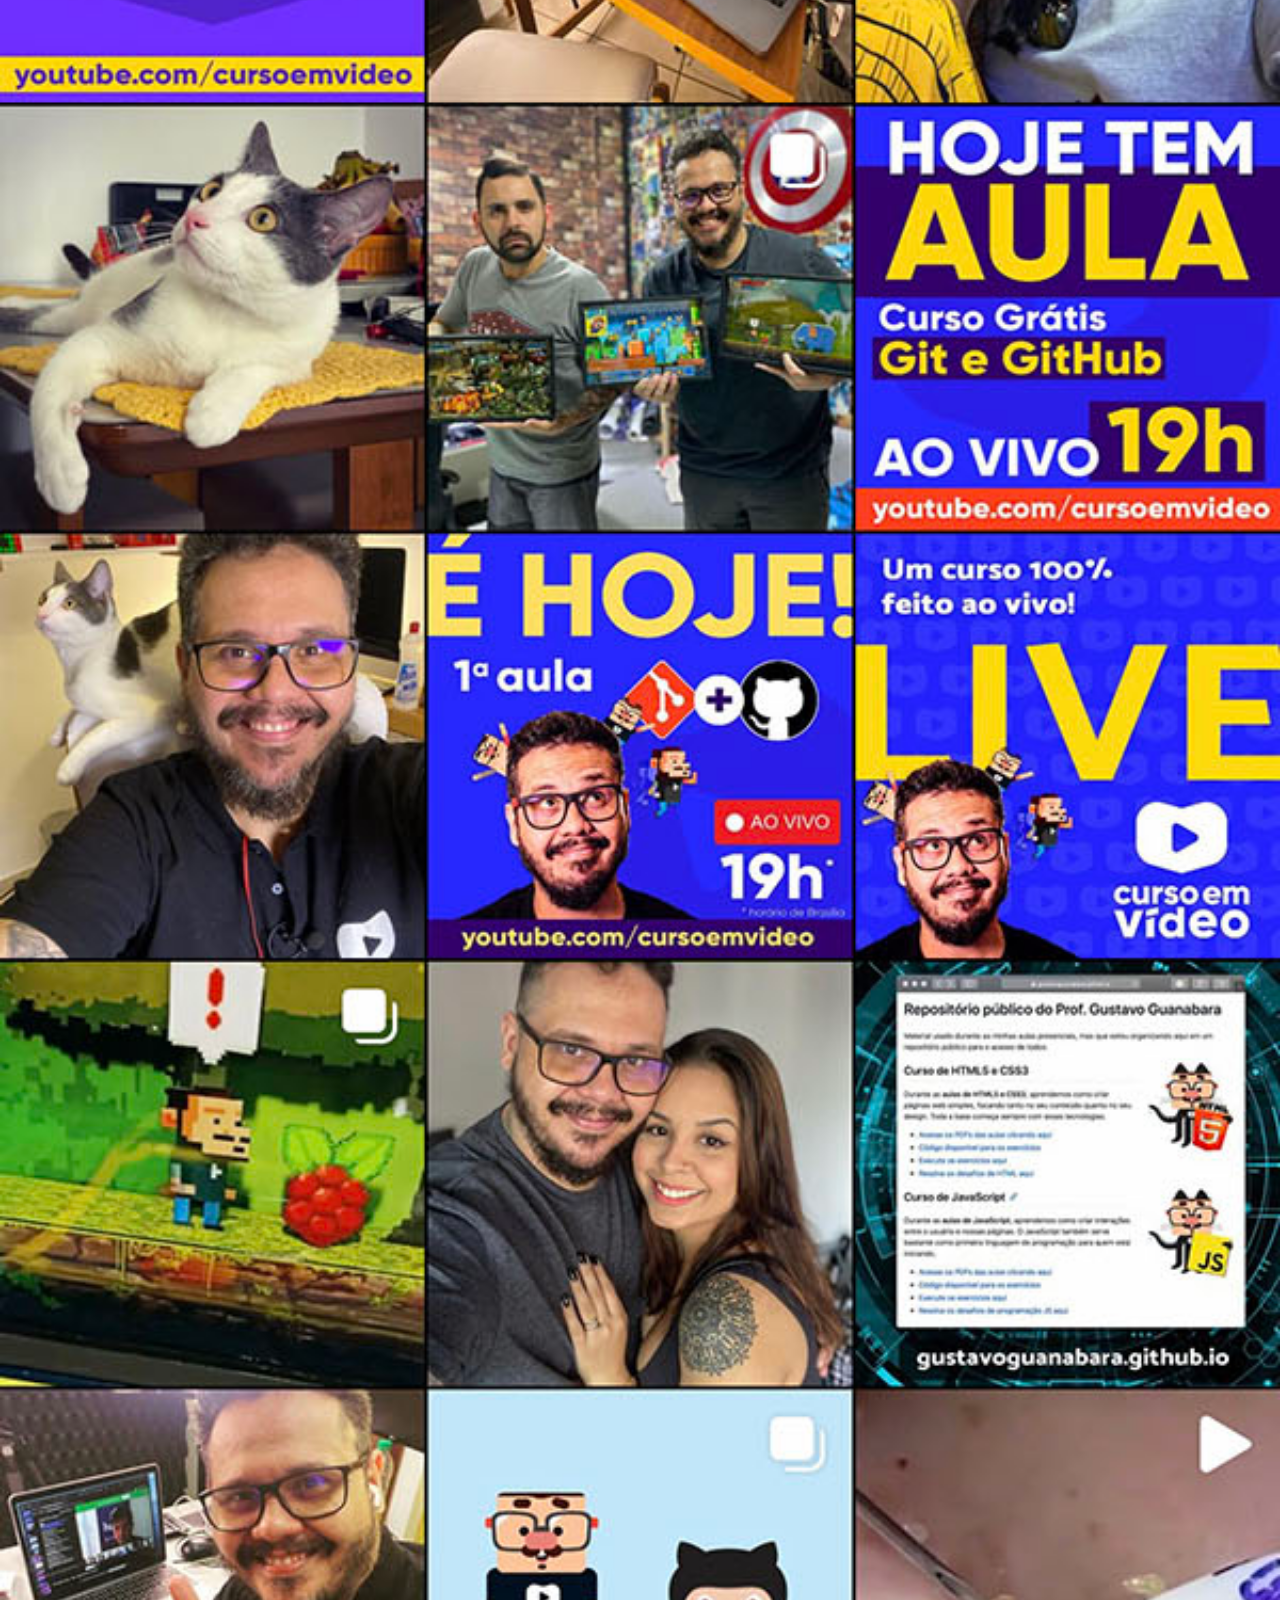
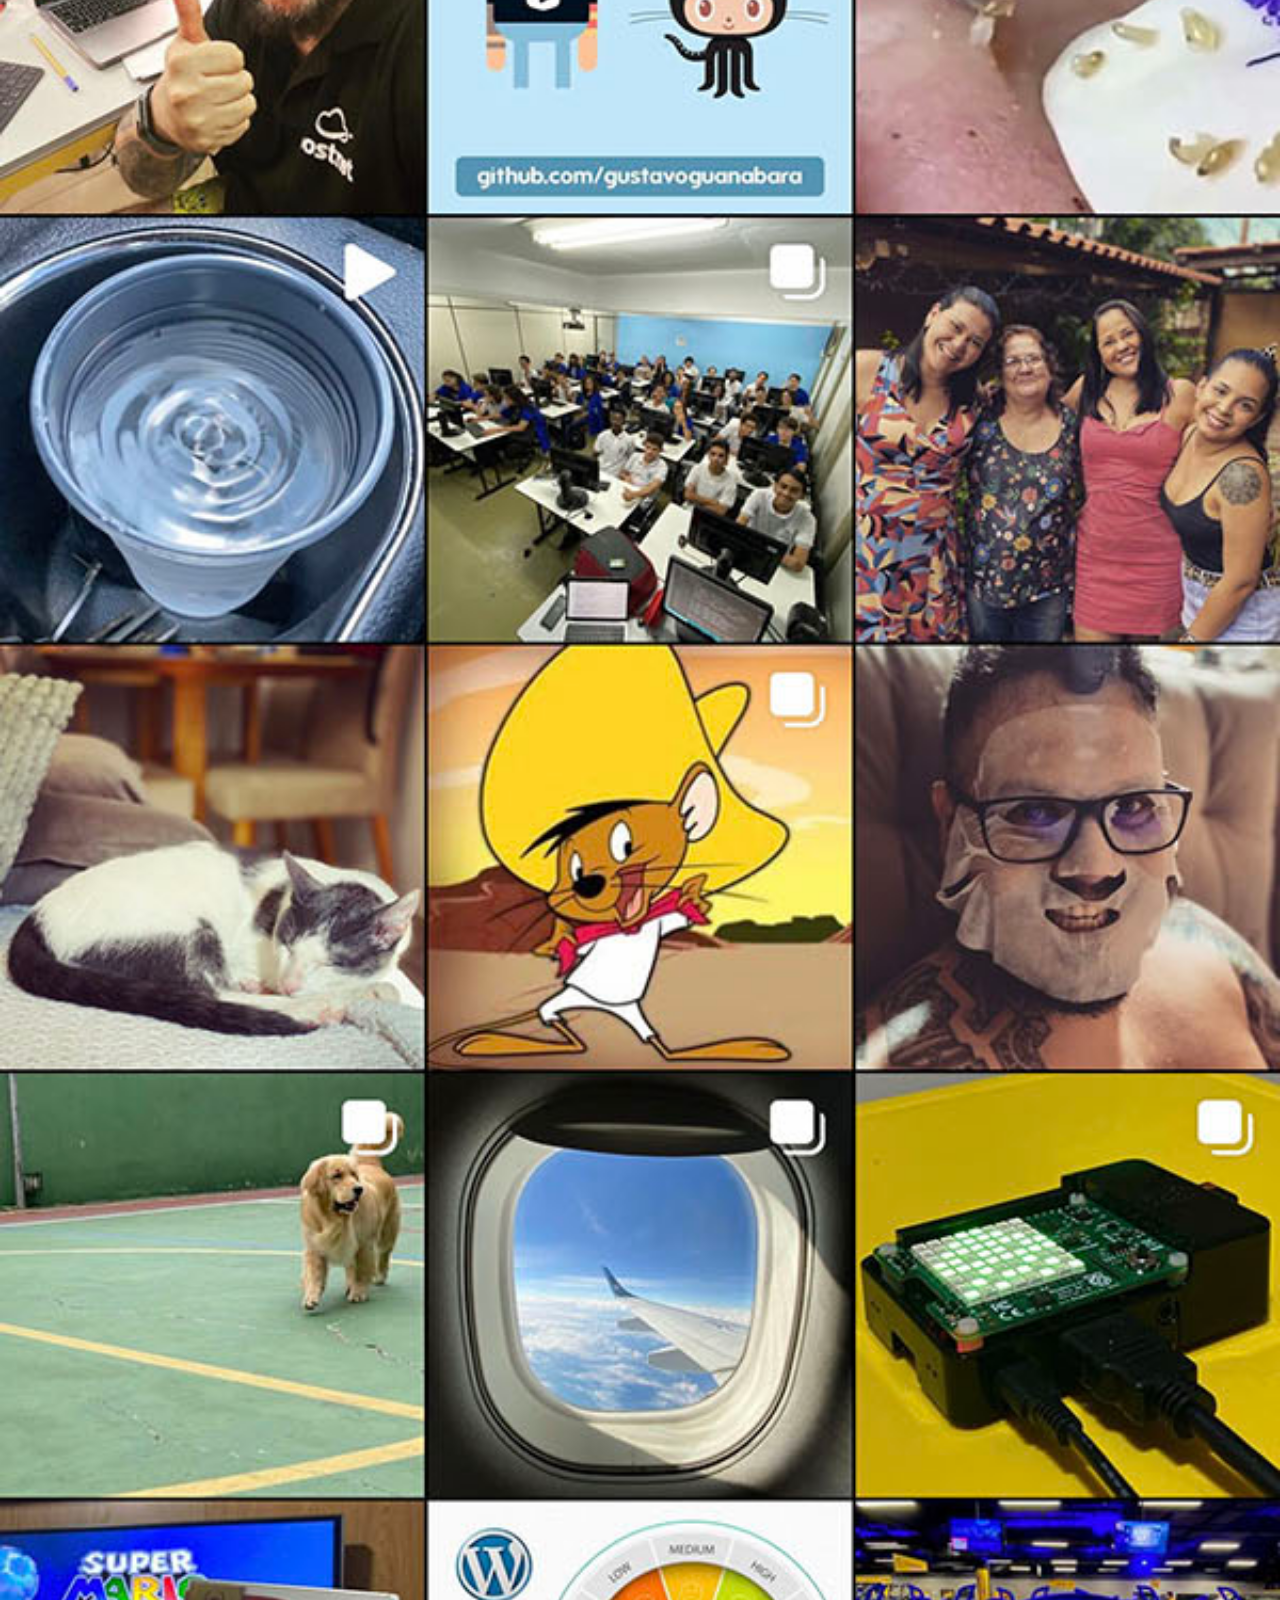
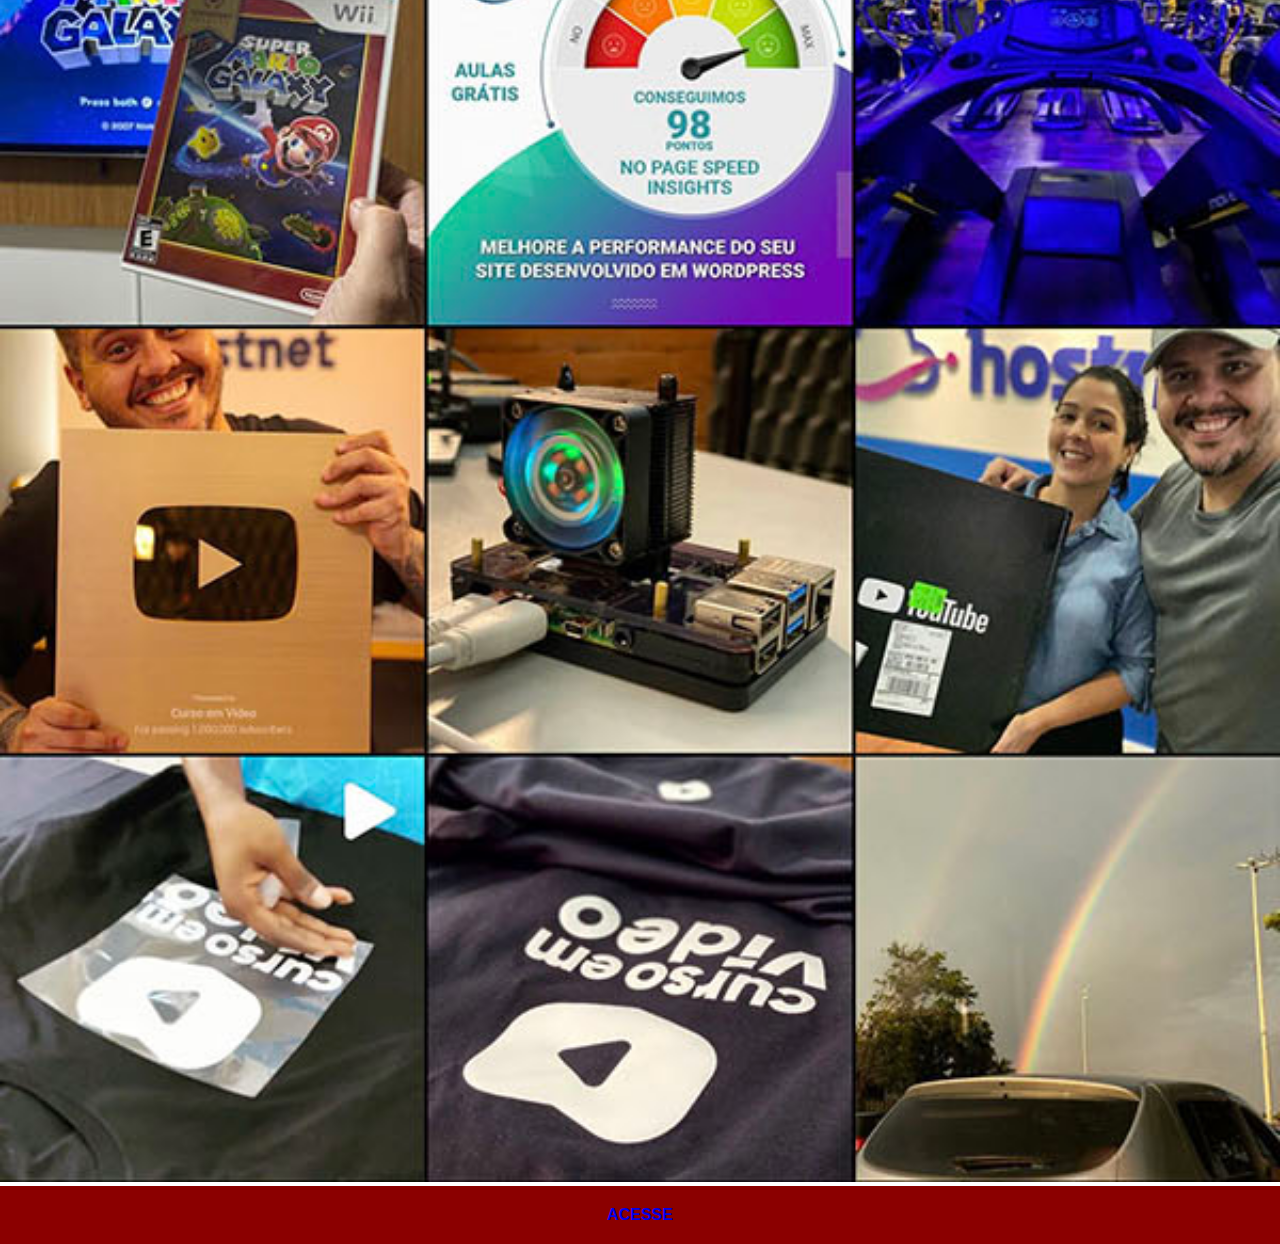
<file: instagram.html>
<!DOCTYPE html>
<html lang="pt-br">
<head>
    <meta charset="UTF-8">
    <meta name="viewport" content="width=device-width, initial-scale=1.0">
    <title>imagem instagram</title>
    <link rel="stylesheet" href="estilos/social.css">
</head>
<body>
    <img src="imagens/tela-instagram.jpg" alt="instagram">
    <a href="https://www.instagram.com/lucascastroinf/" target="_blank">ACESSE</a>
    
</body>
</html>
</file>
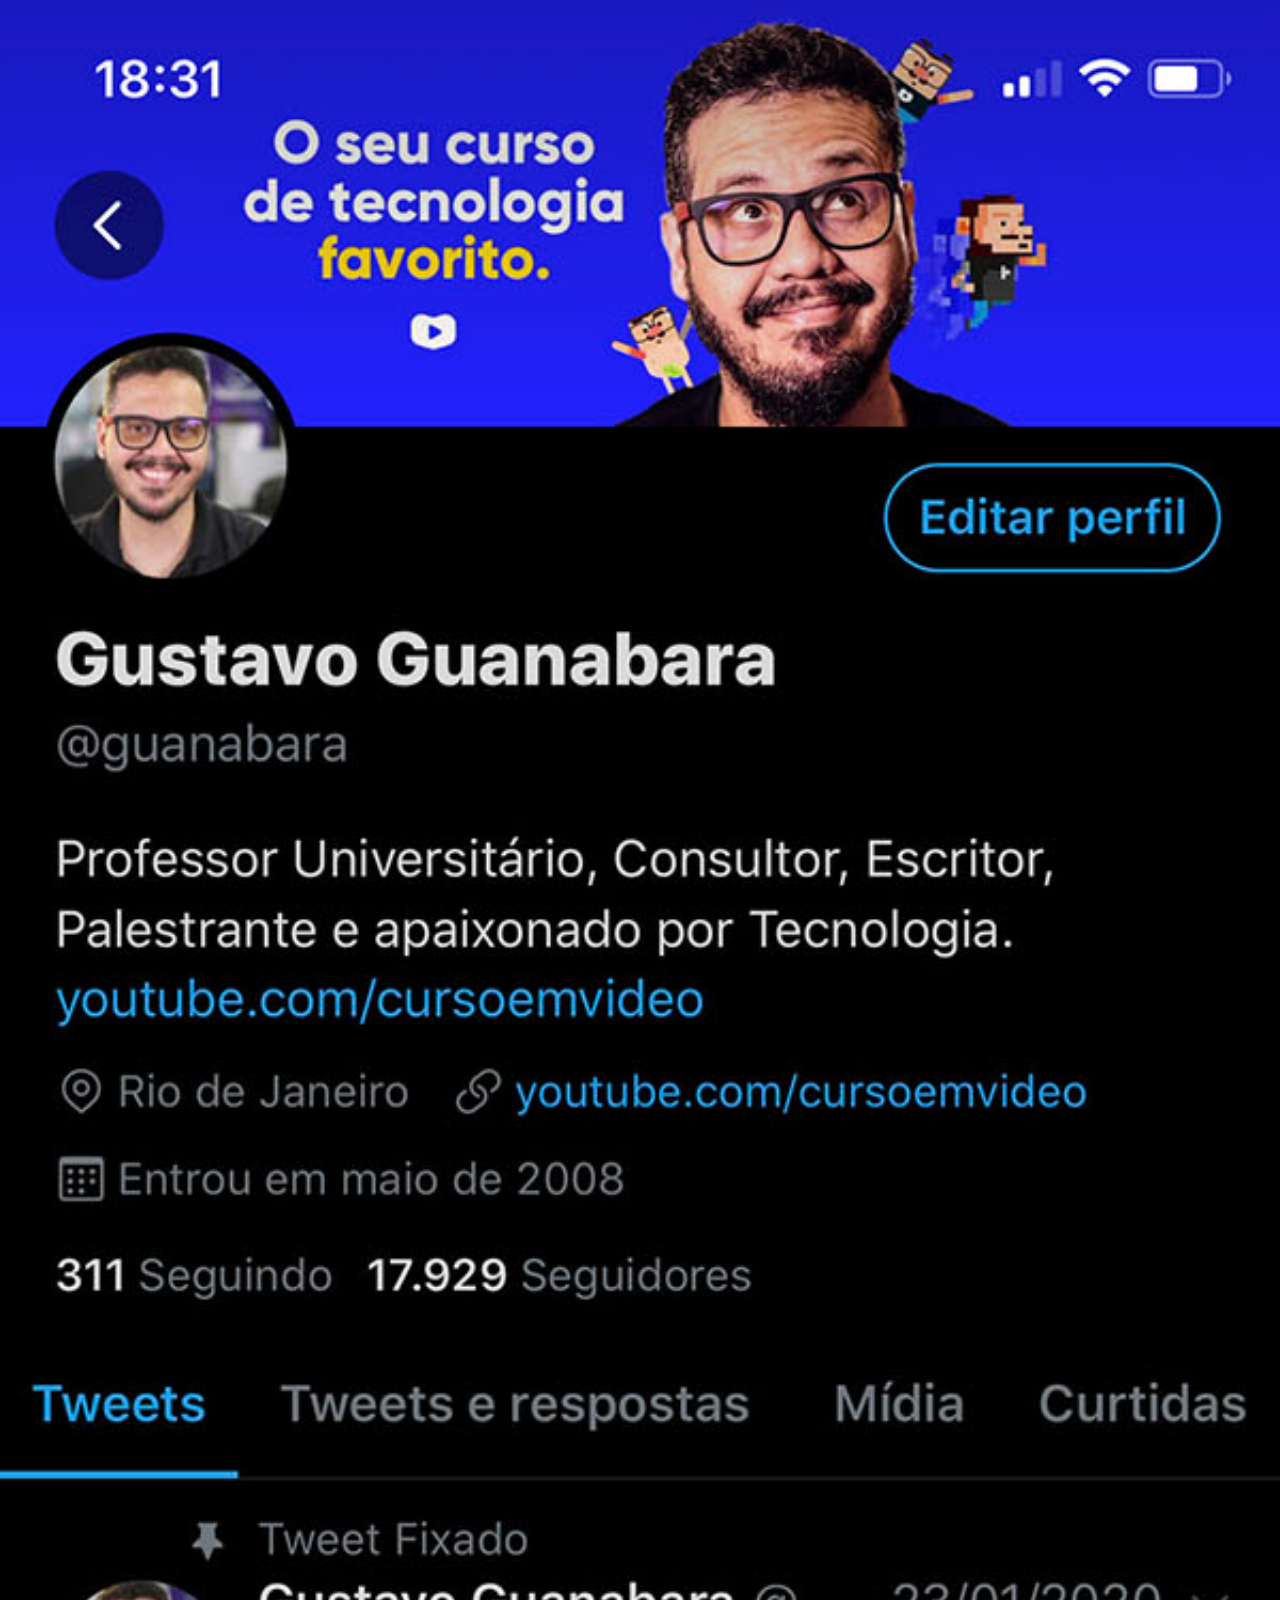
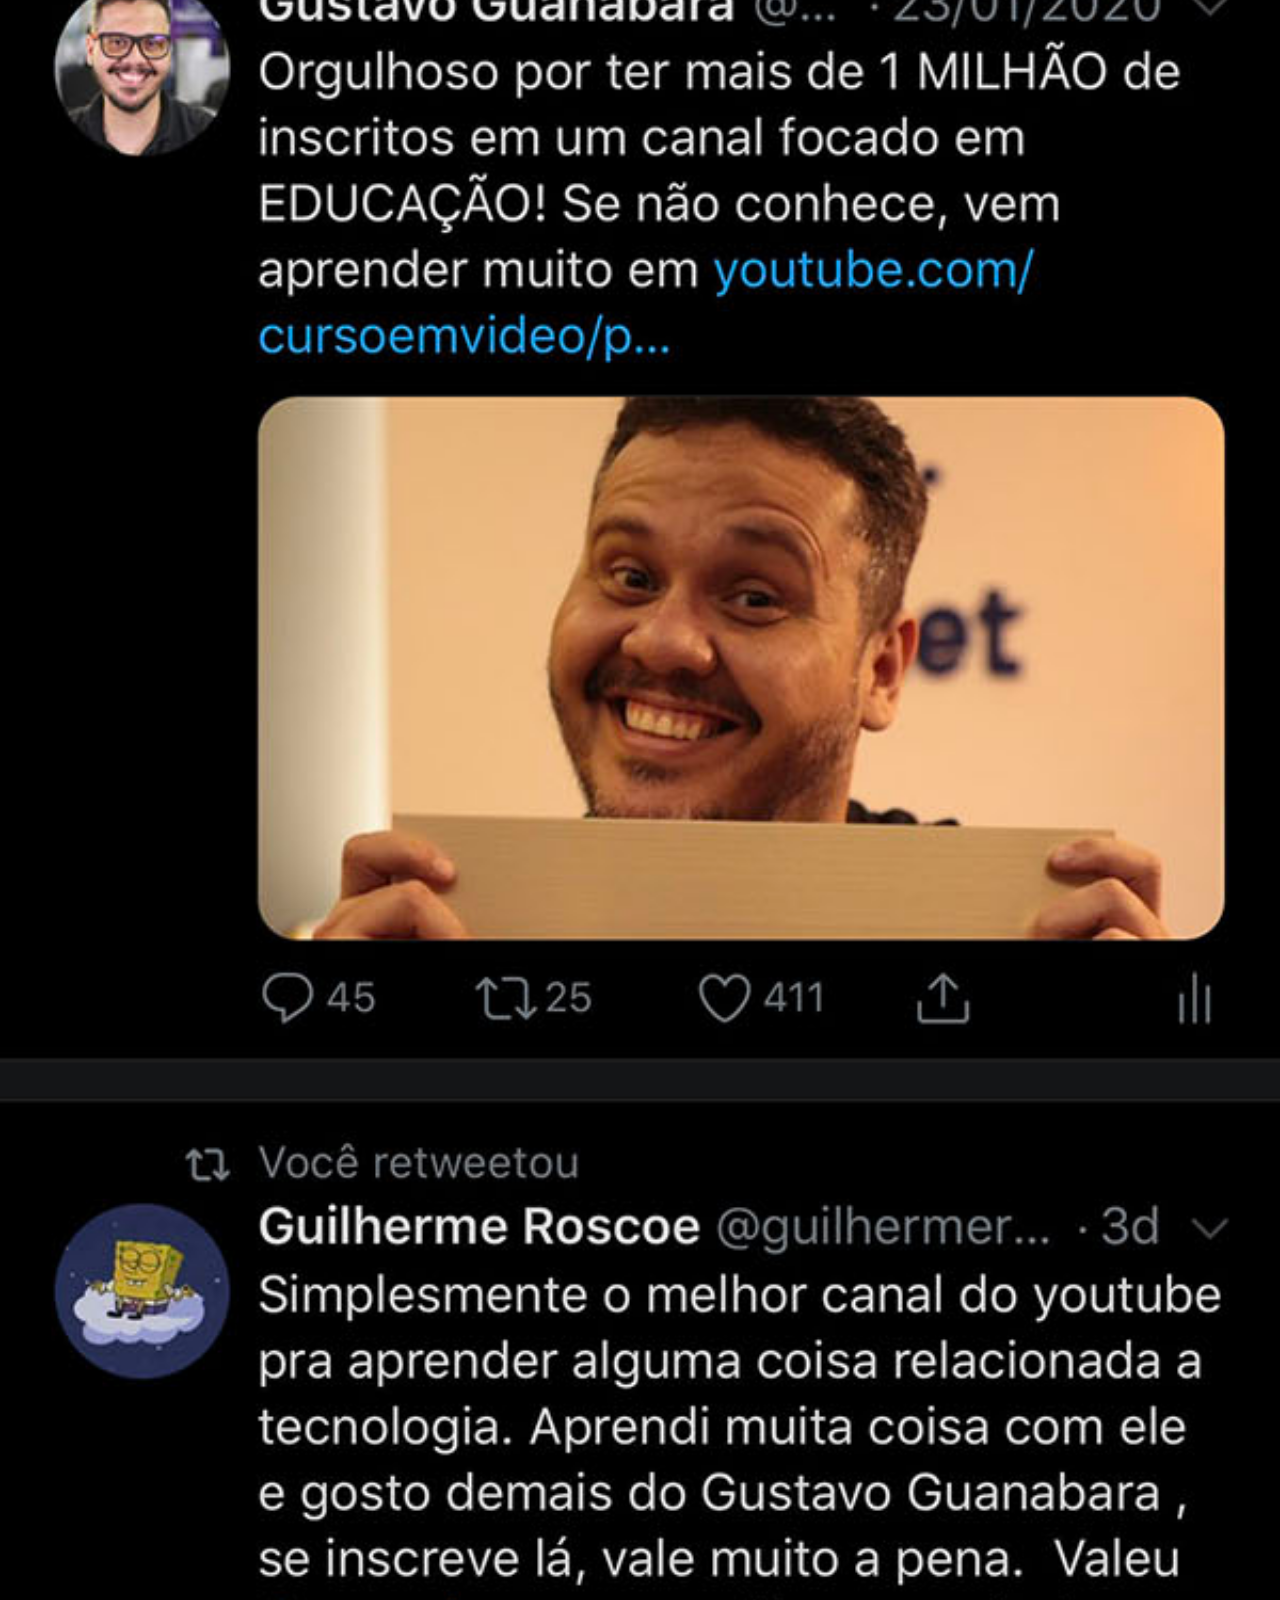
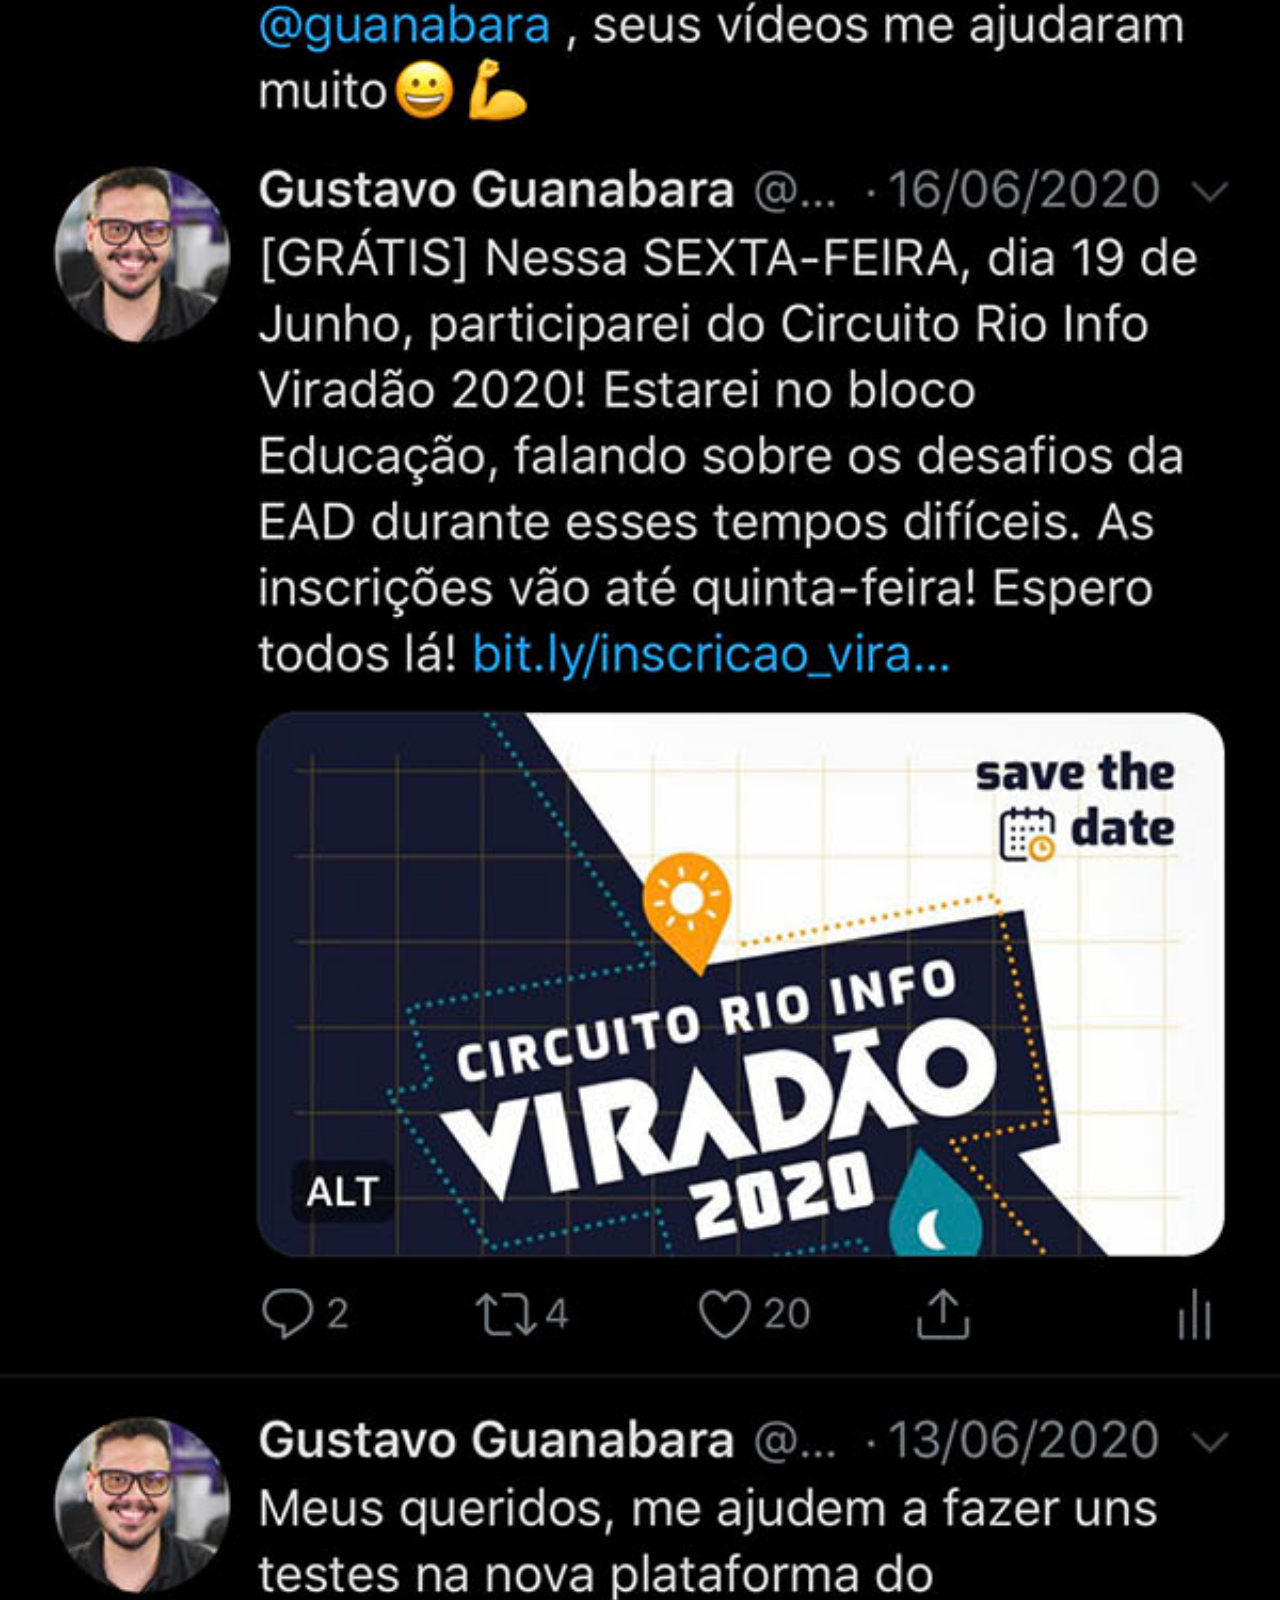
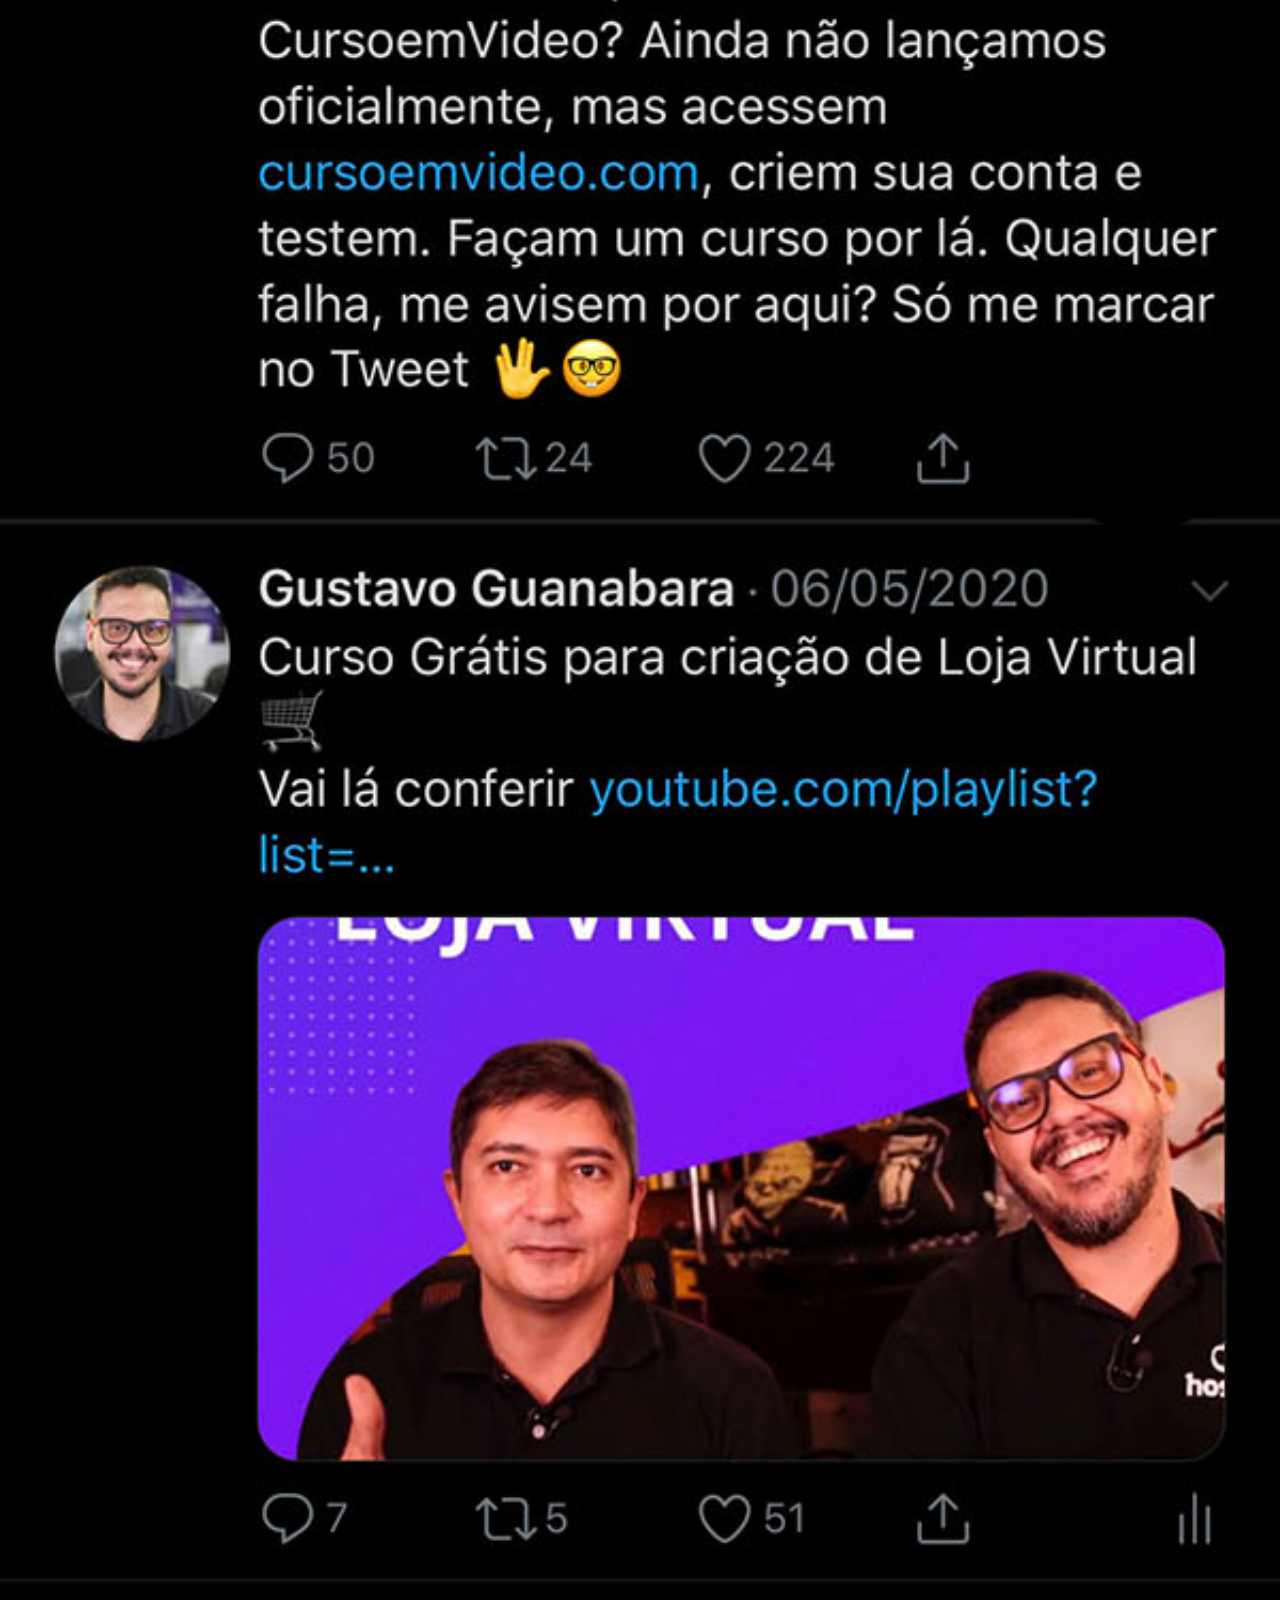
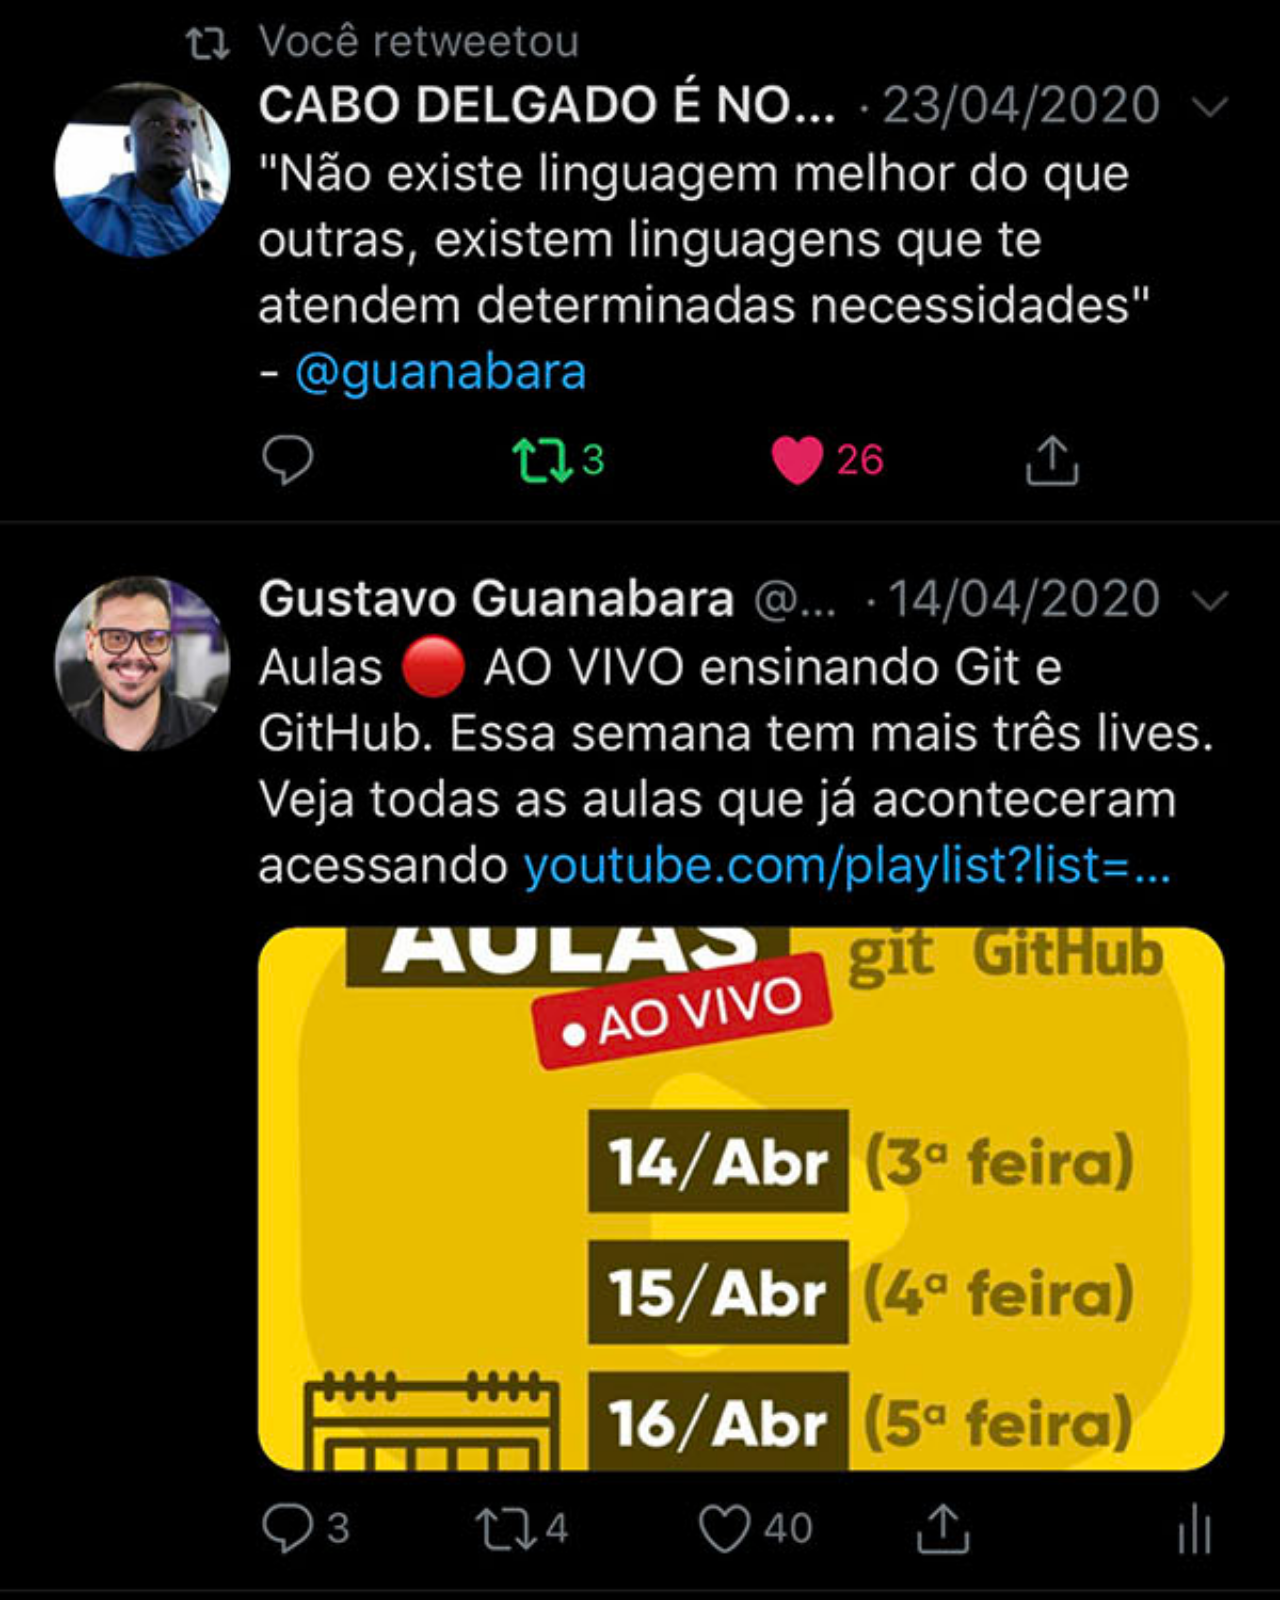
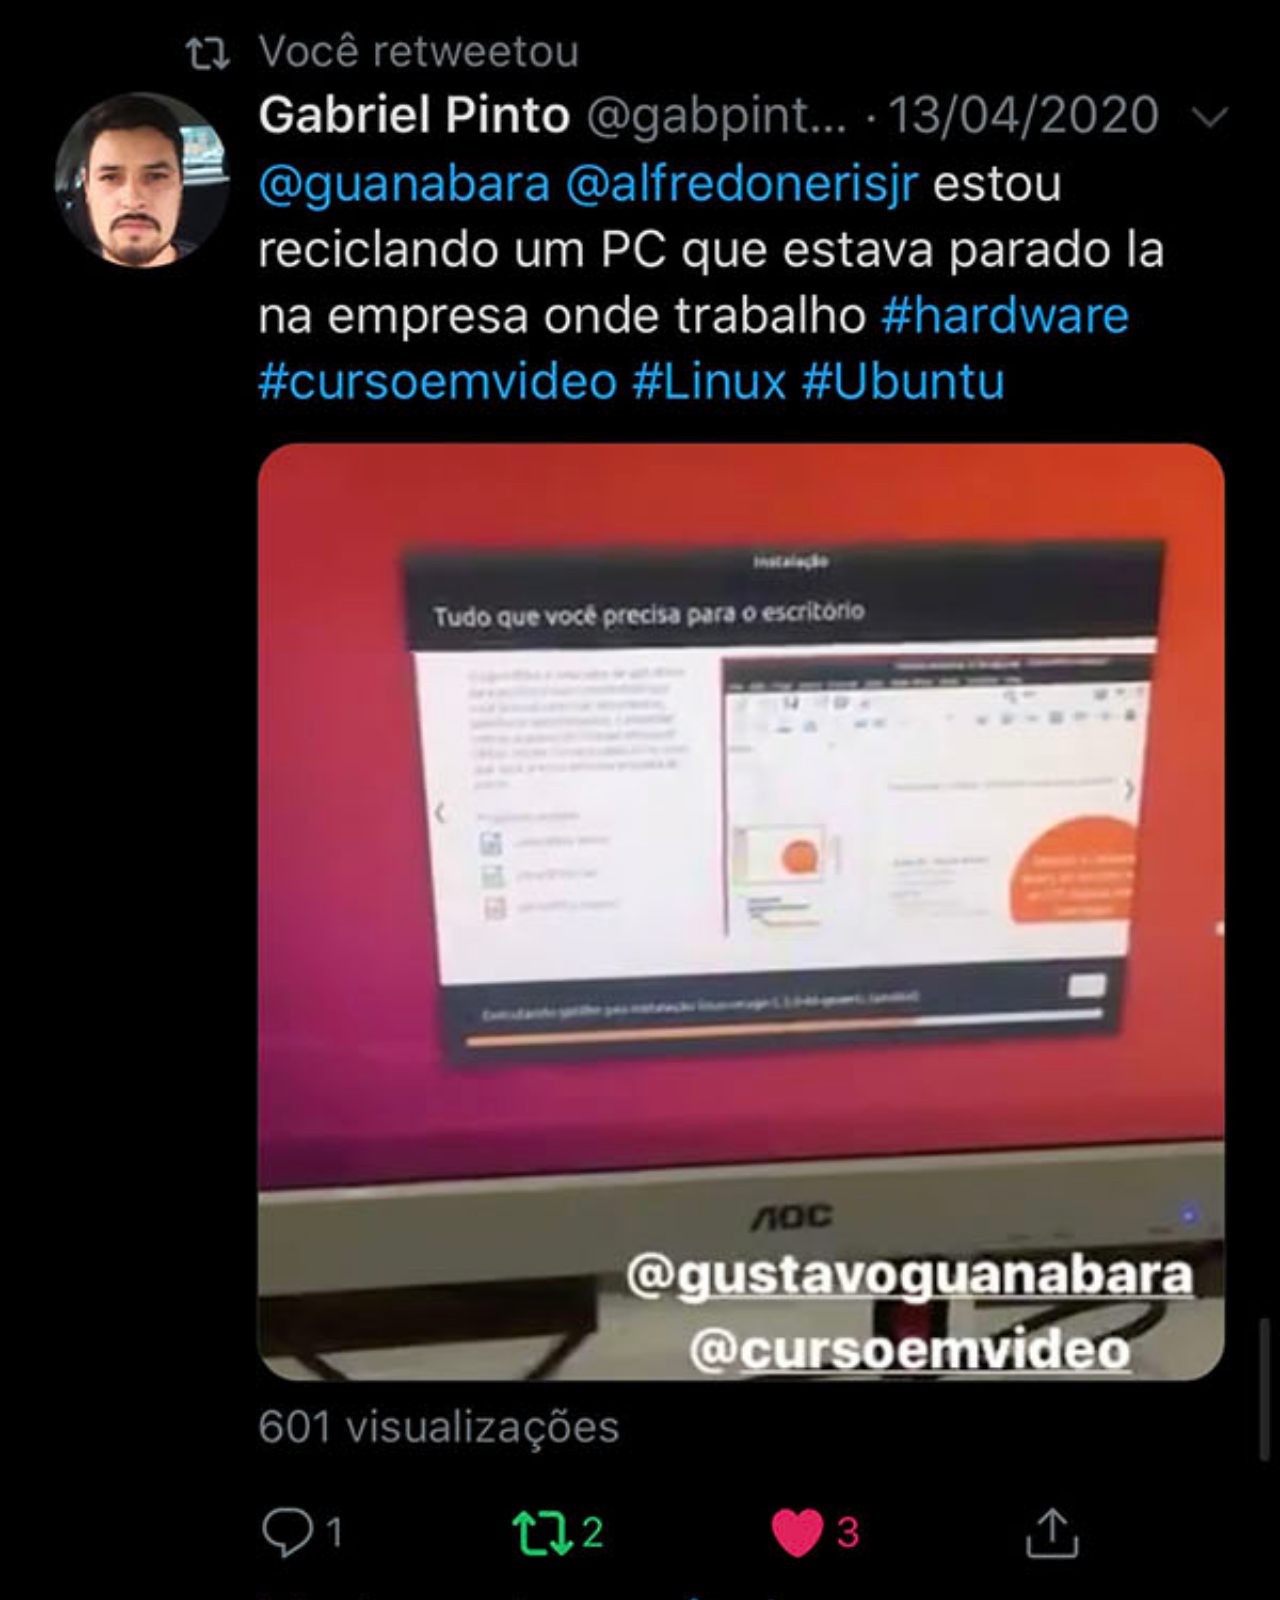
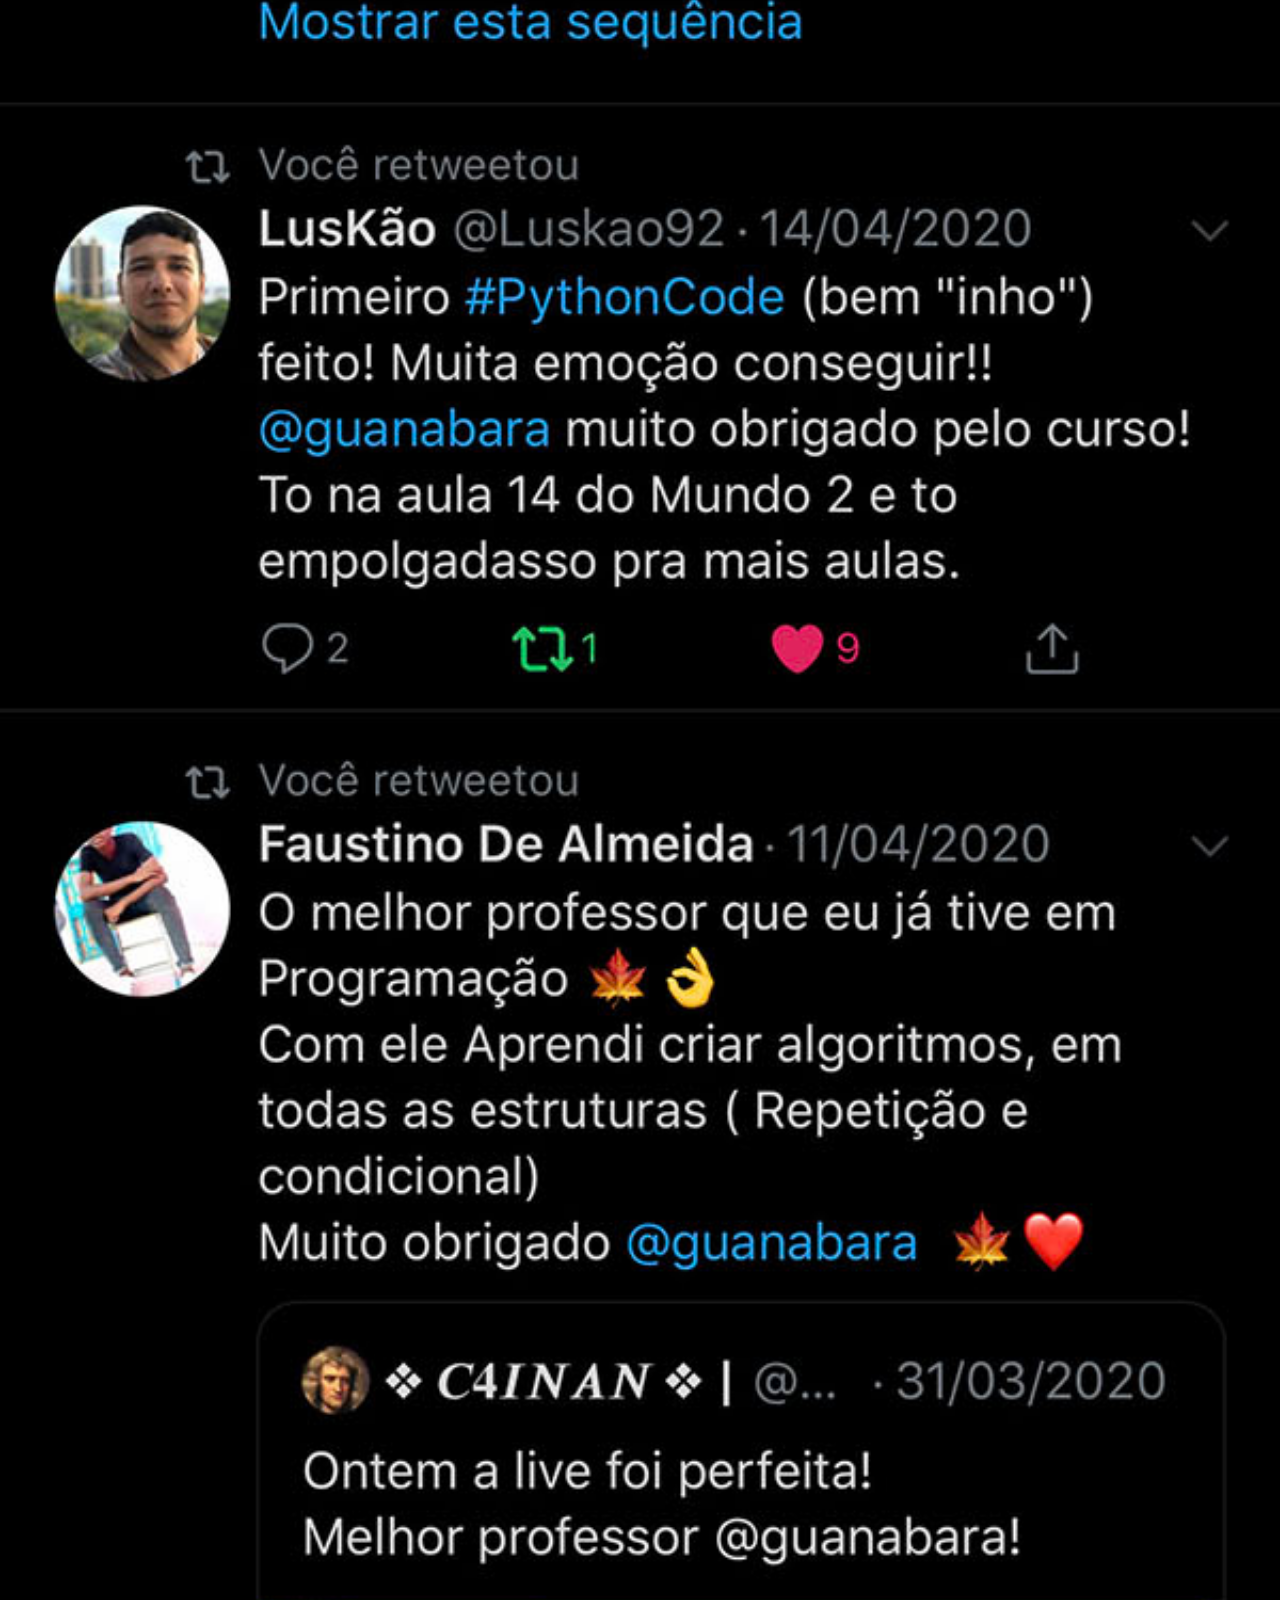
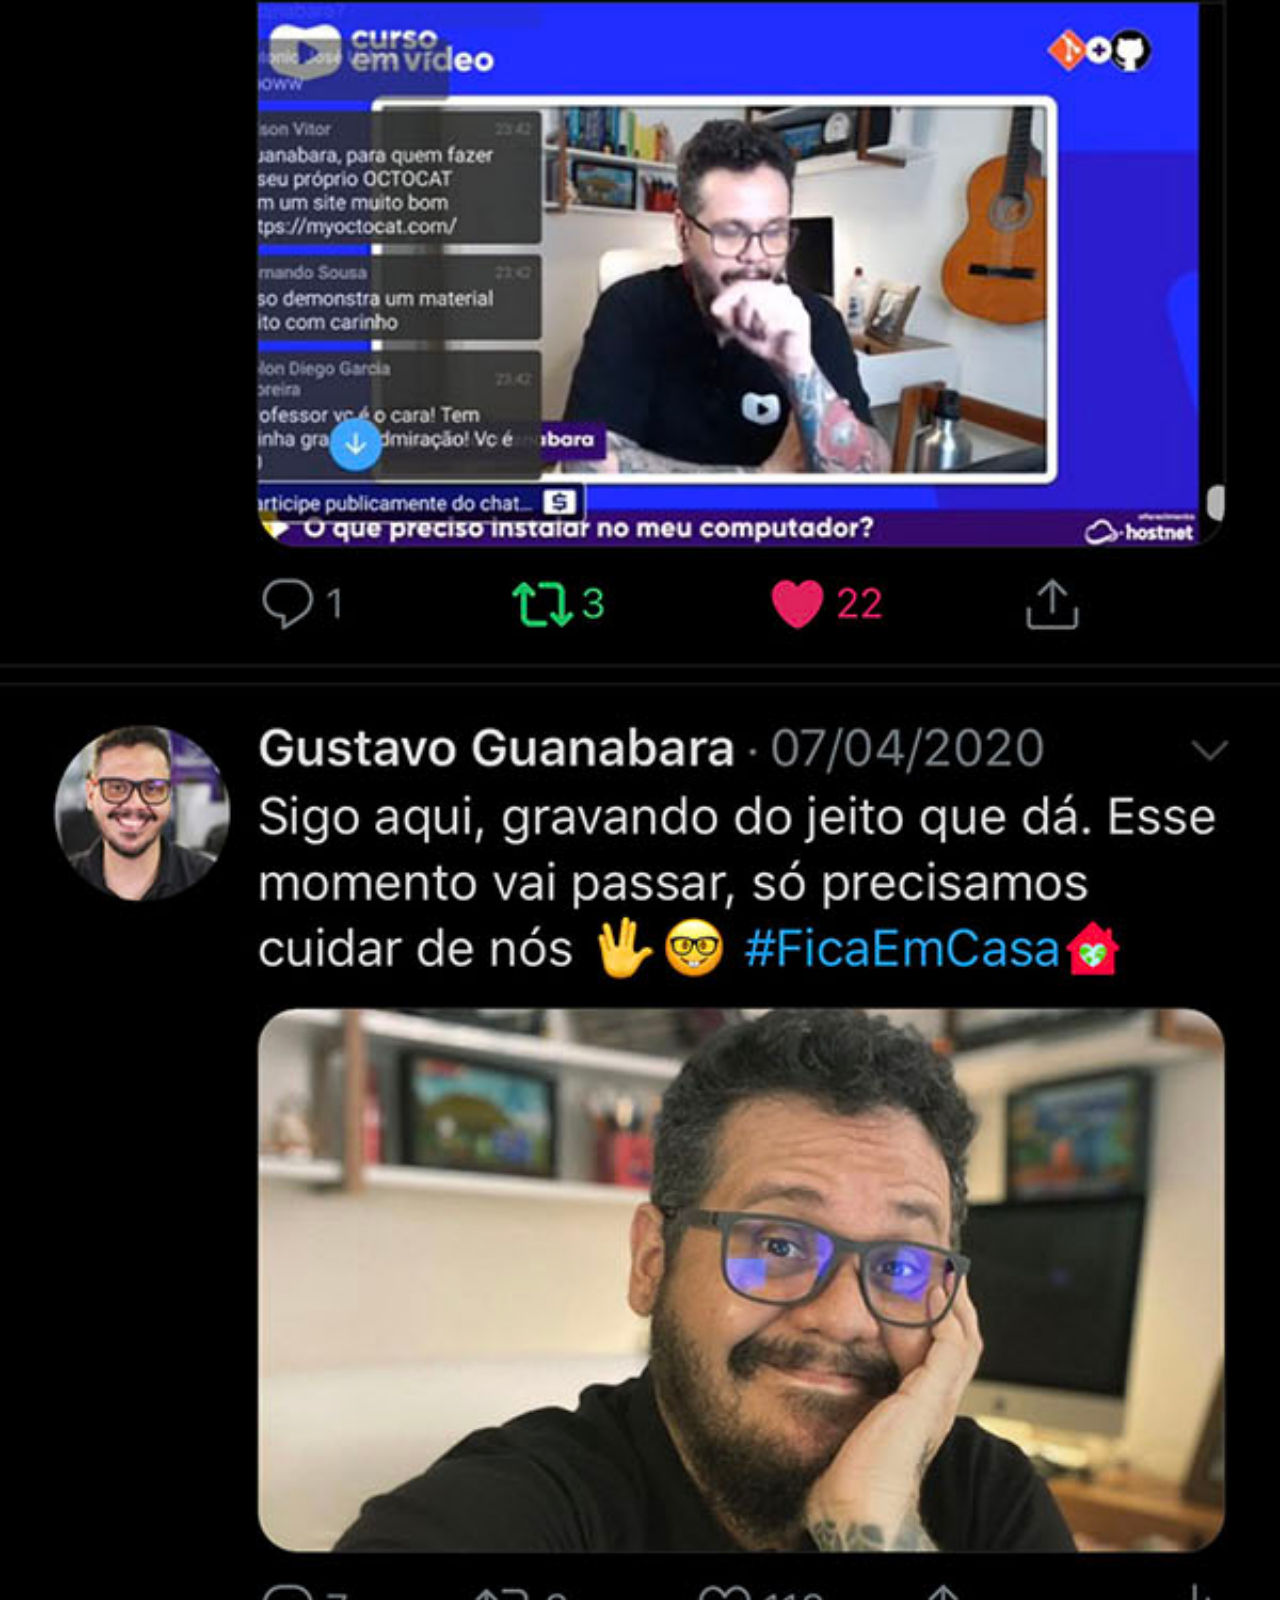
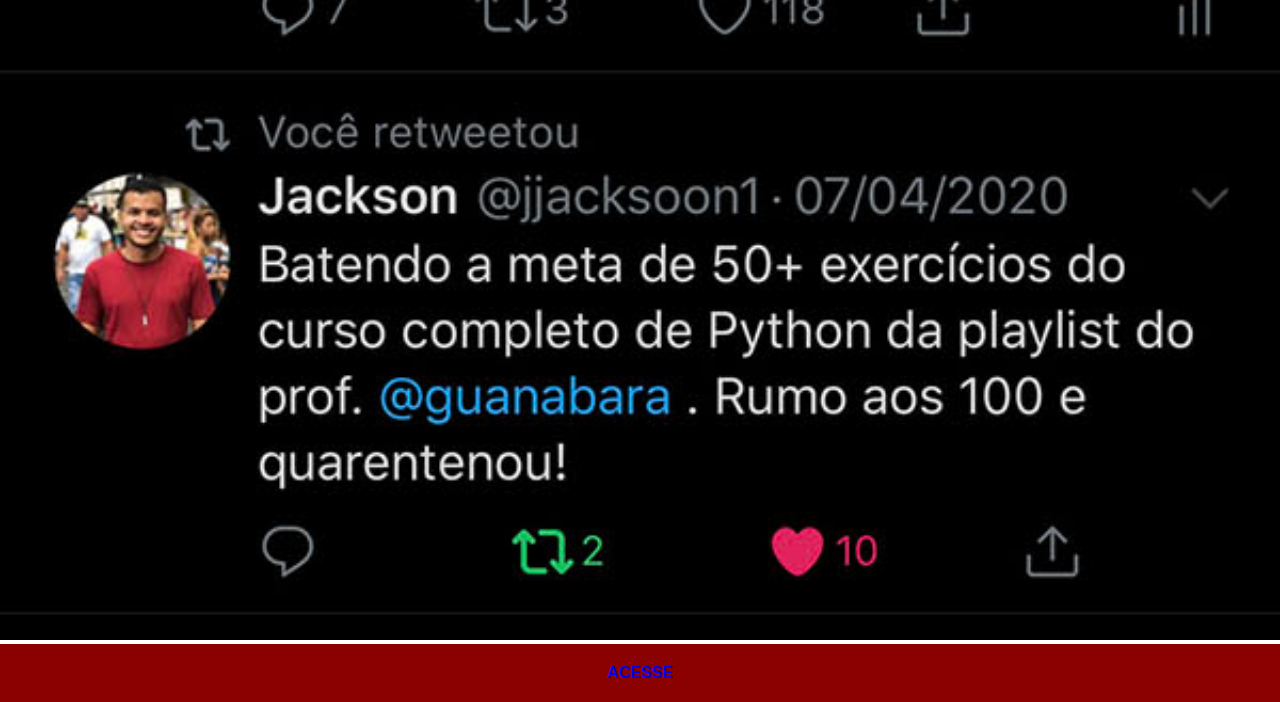
<file: twitter.html>
<!DOCTYPE html>
<html lang="pt-br">
<head>
    <meta charset="UTF-8">
    <meta name="viewport" content="width=device-width, initial-scale=1.0">
    <title>imagem twitter</title>
    <link rel="stylesheet" href="estilos/social.css">
</head>
<body>
    <img src="imagens/tela-twitter.jpg" alt="twitter">
    <a href="https://x.com/cursosemvideo" target="_blank">ACESSE</a>
</body>
</html>
</file>
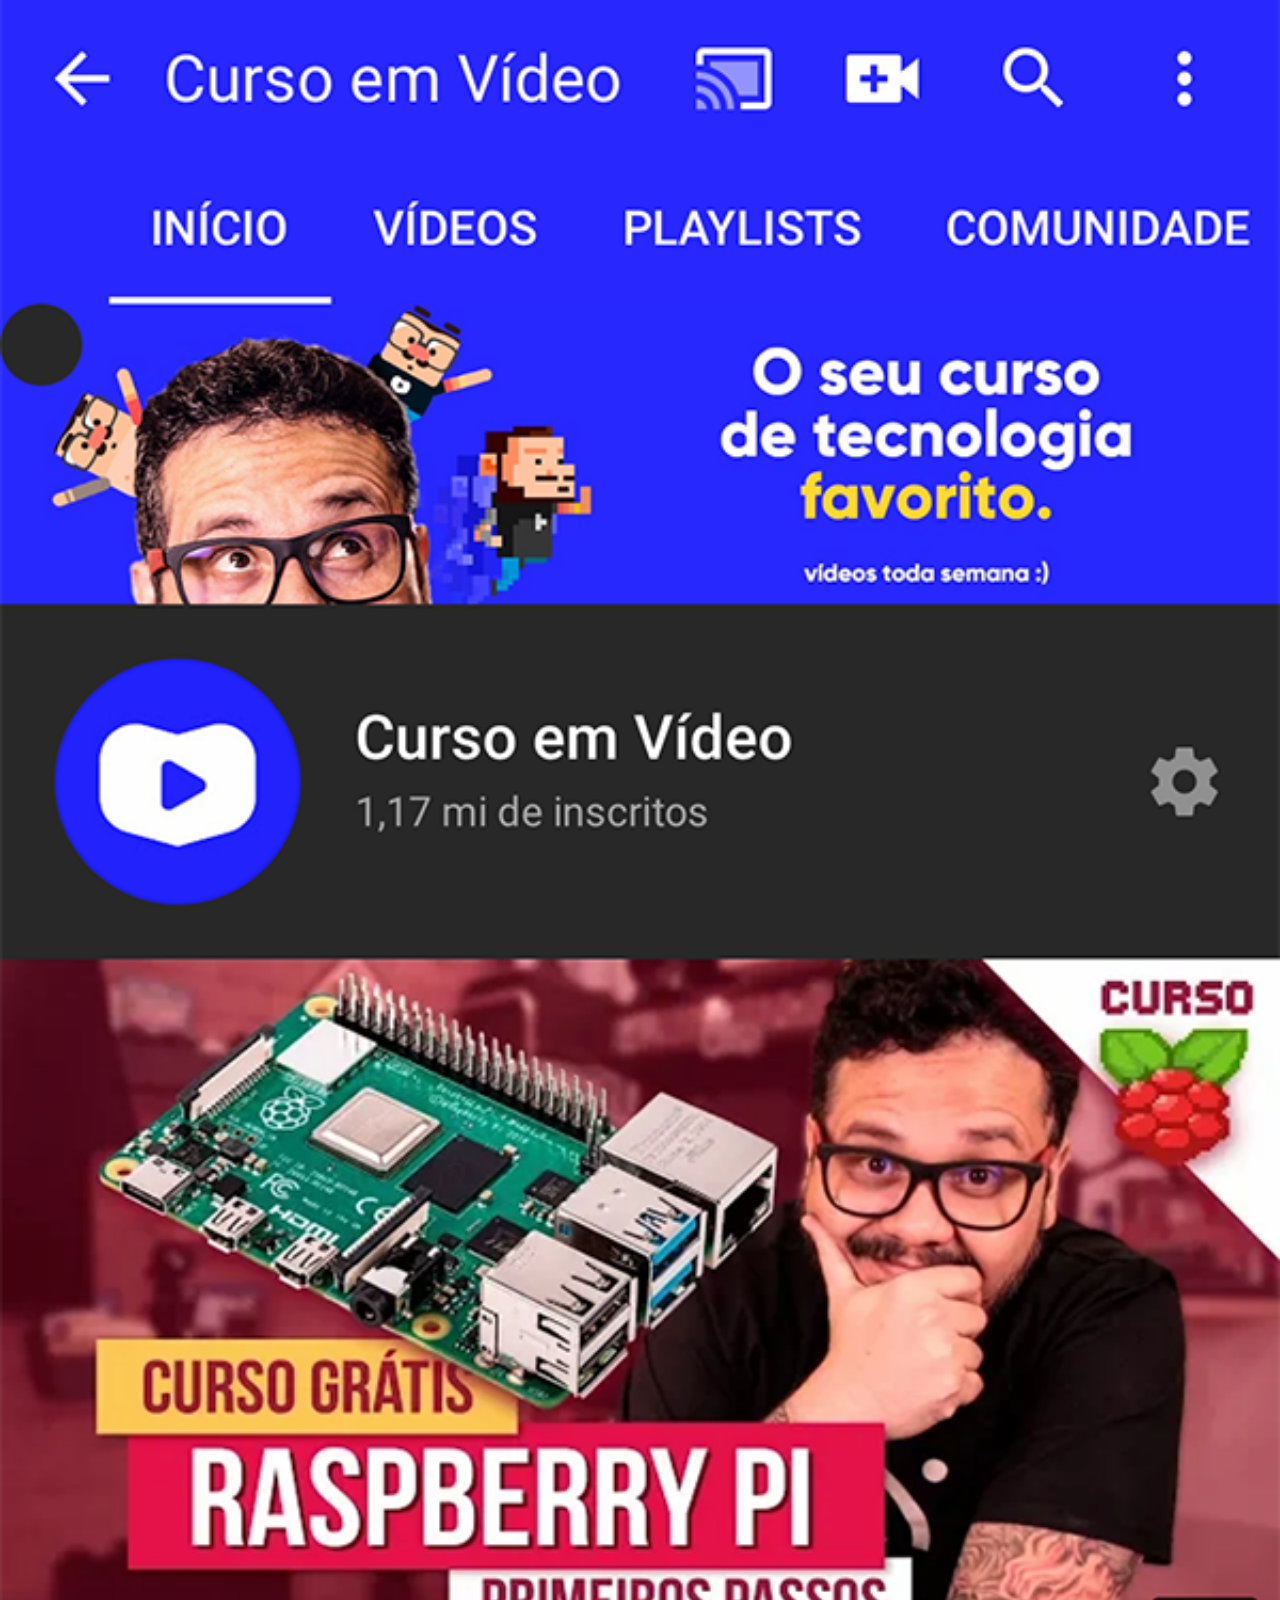
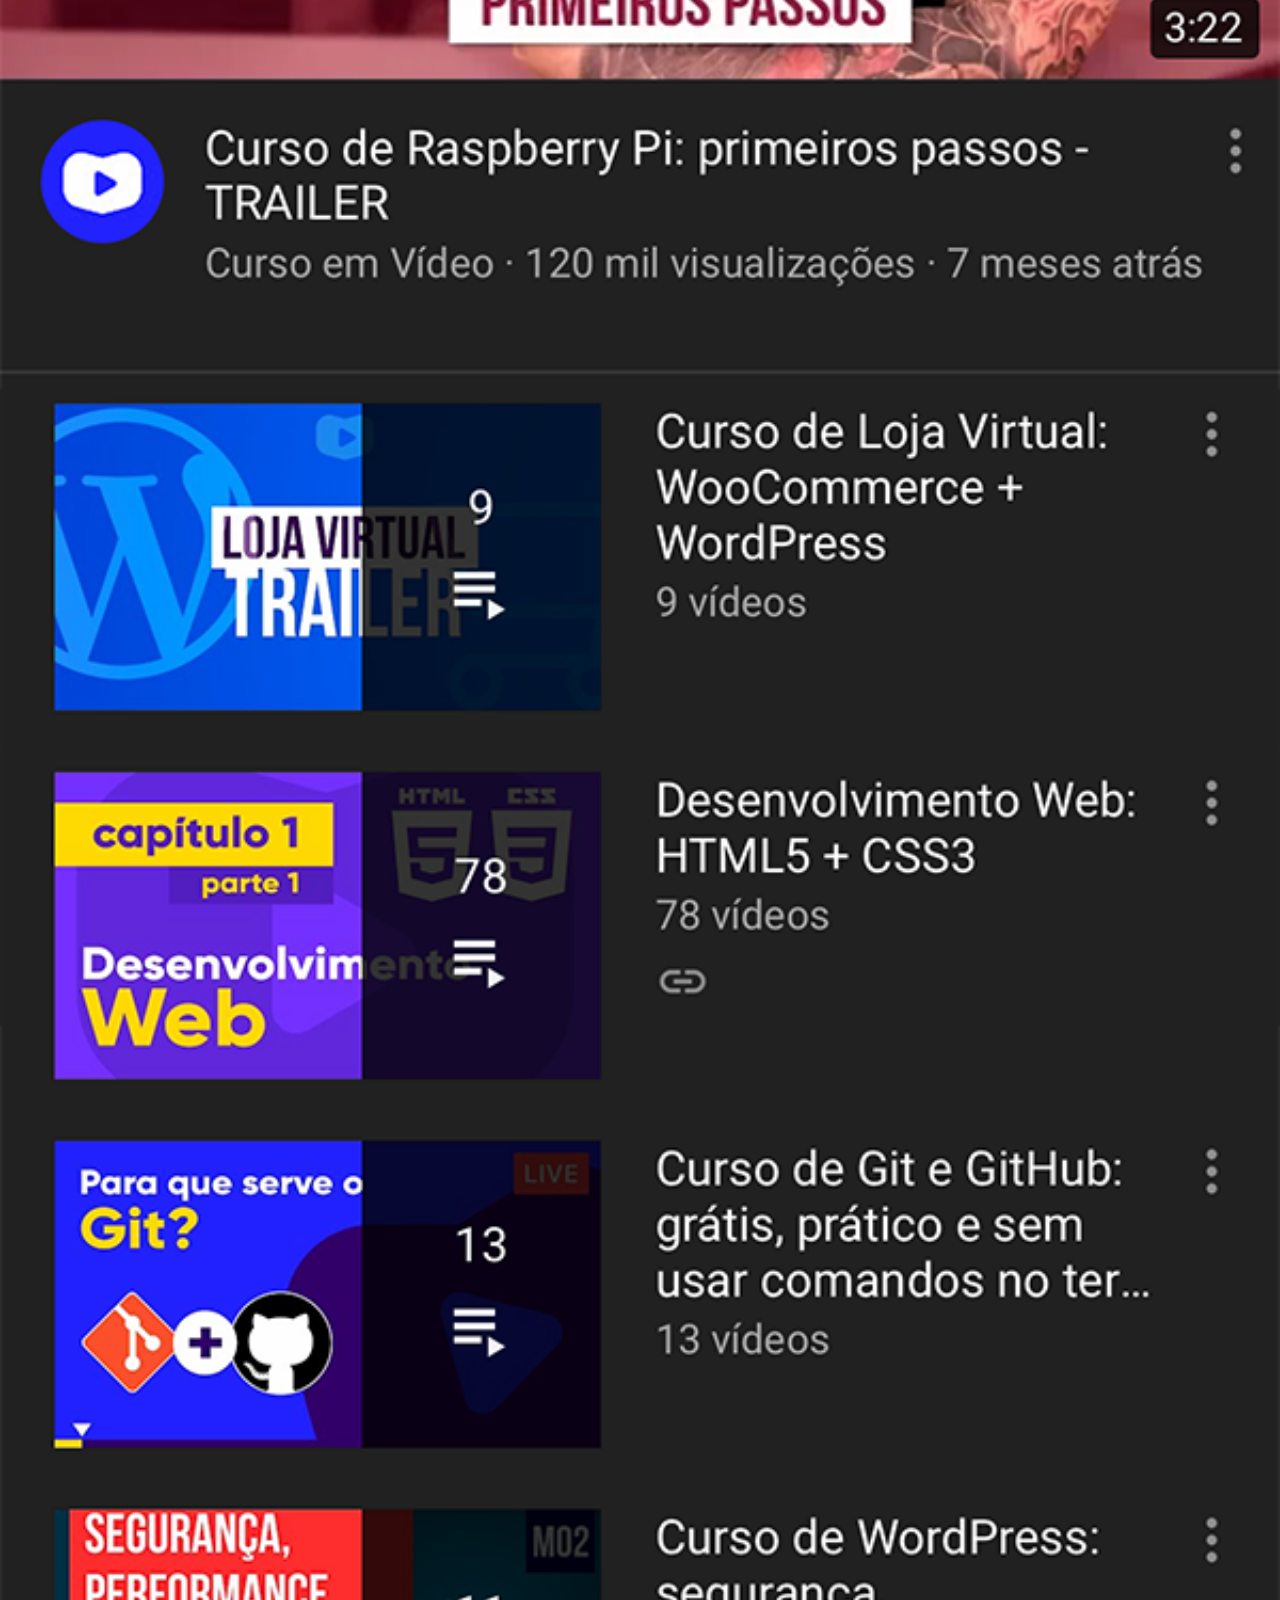
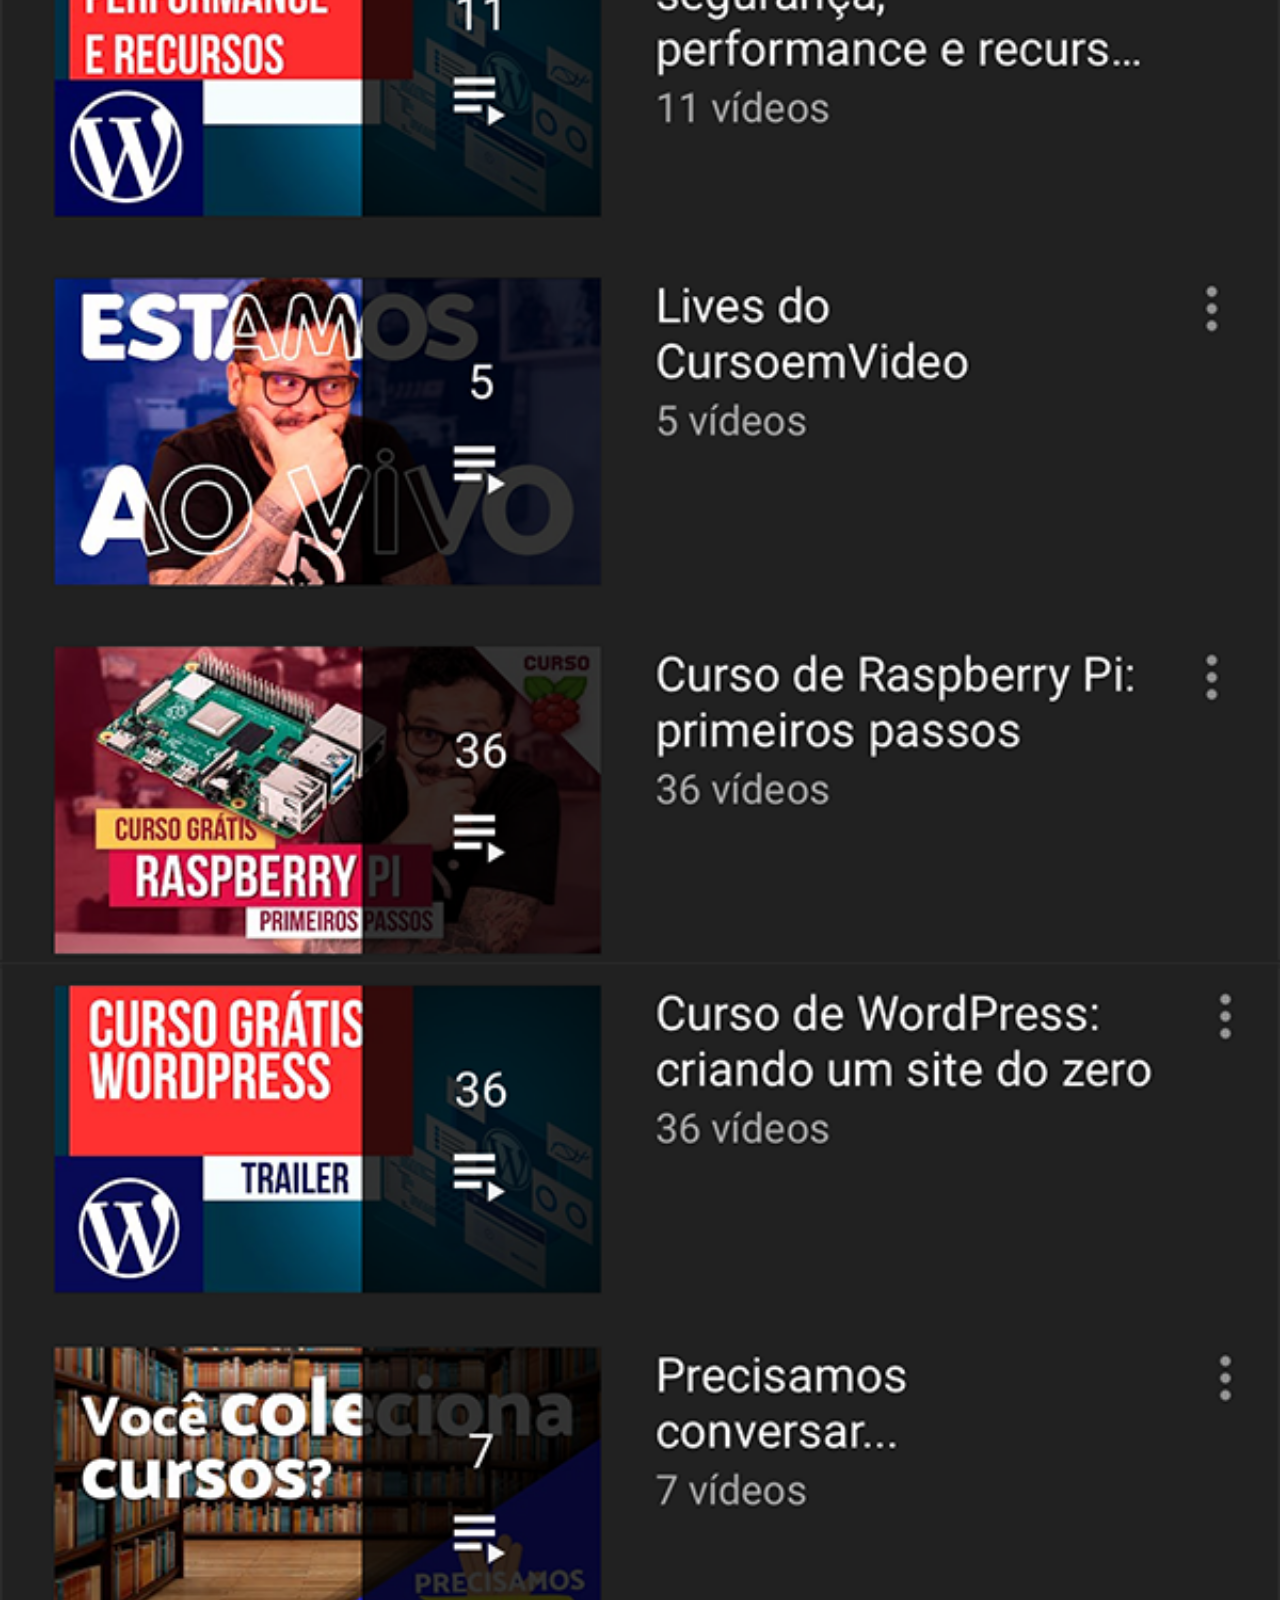
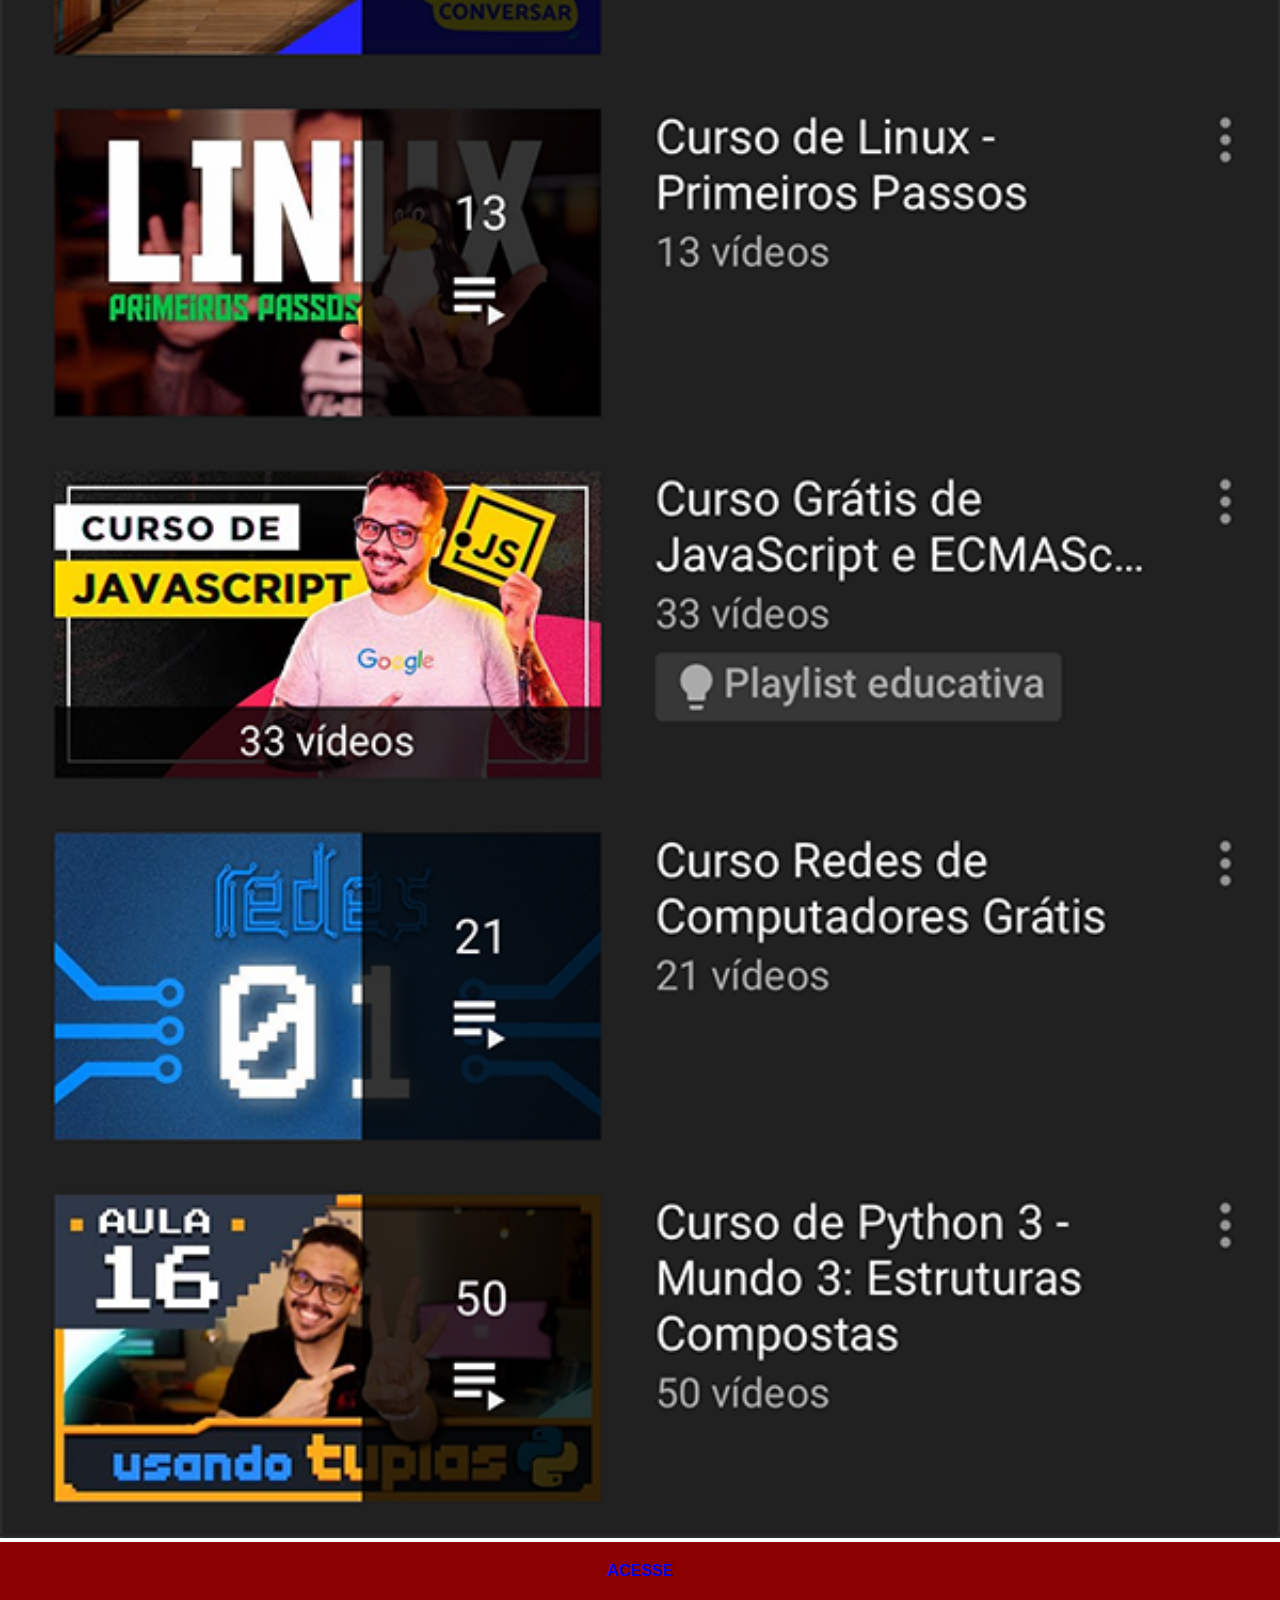
<file: youtube.html>
<!DOCTYPE html>
<html lang="pt-br">
<head>
    <meta charset="UTF-8">
    <meta name="viewport" content="width=device-width, initial-scale=1.0">
    <title>imagem youtube</title>
    <link rel="stylesheet" href="estilos/social.css">
</head>
<body>
    <img src="imagens/tela-youtube.png" alt="youtube">
    <a href="https://www.youtube.com/c/CursoemV%C3%ADdeo" target="_blank">ACESSE</a>
    
</body>
</html>
</file>
<file: estilos/social.css>
@charset "UTF-8";

*
{
    margin: 0px;
    padding: 0px;
    font-family: Arial, Helvetica, sans-serif;
}
::-webkit-scrollbar
{
    width: 0;
    height: 0;
}
img
{
    width: 100vw;
}
a
{
    display: block;
    background-color: darkred;
    padding: 20px;
    text-align: center;
    font-weight: bolder;
    text-decoration: none;
}
a:hover
{
    color: rgb(0, 0, 0);
    transition: 2s;
    background-color: rgb(255, 254, 254);
}
</file>
